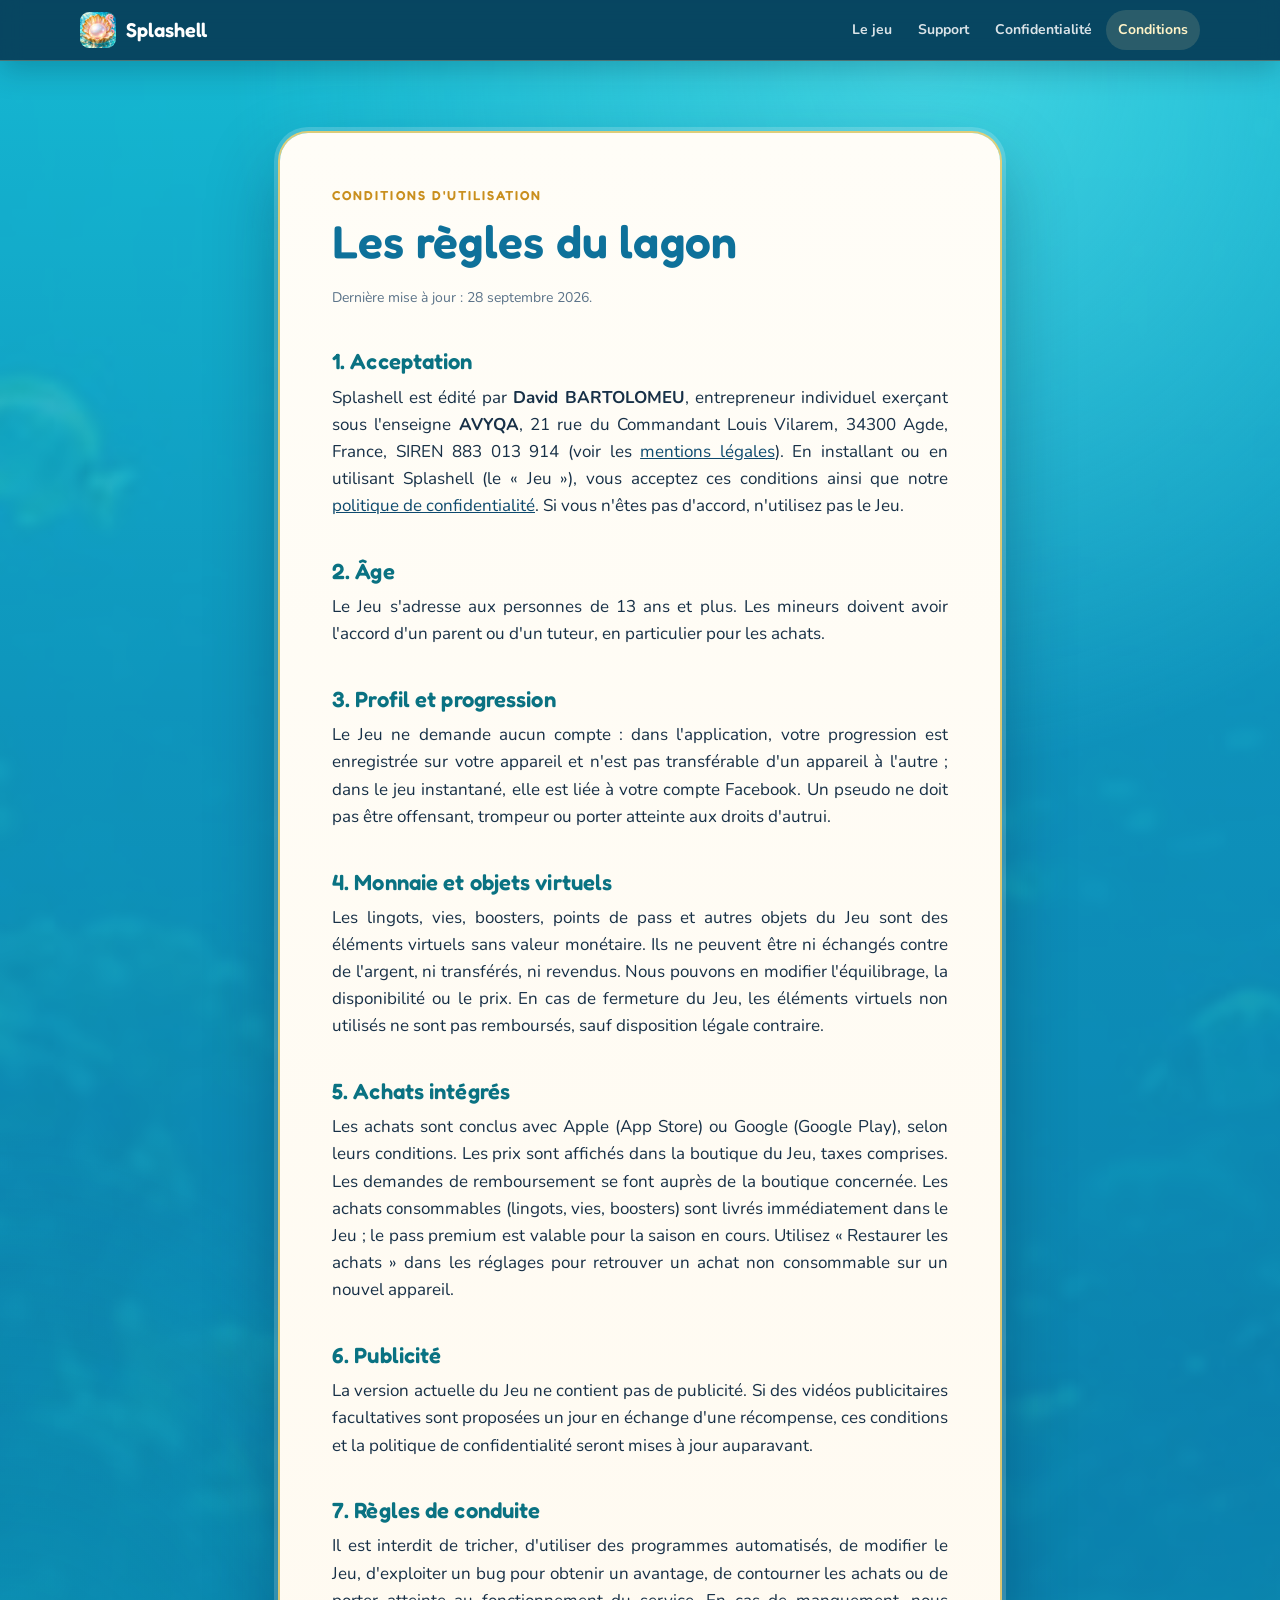
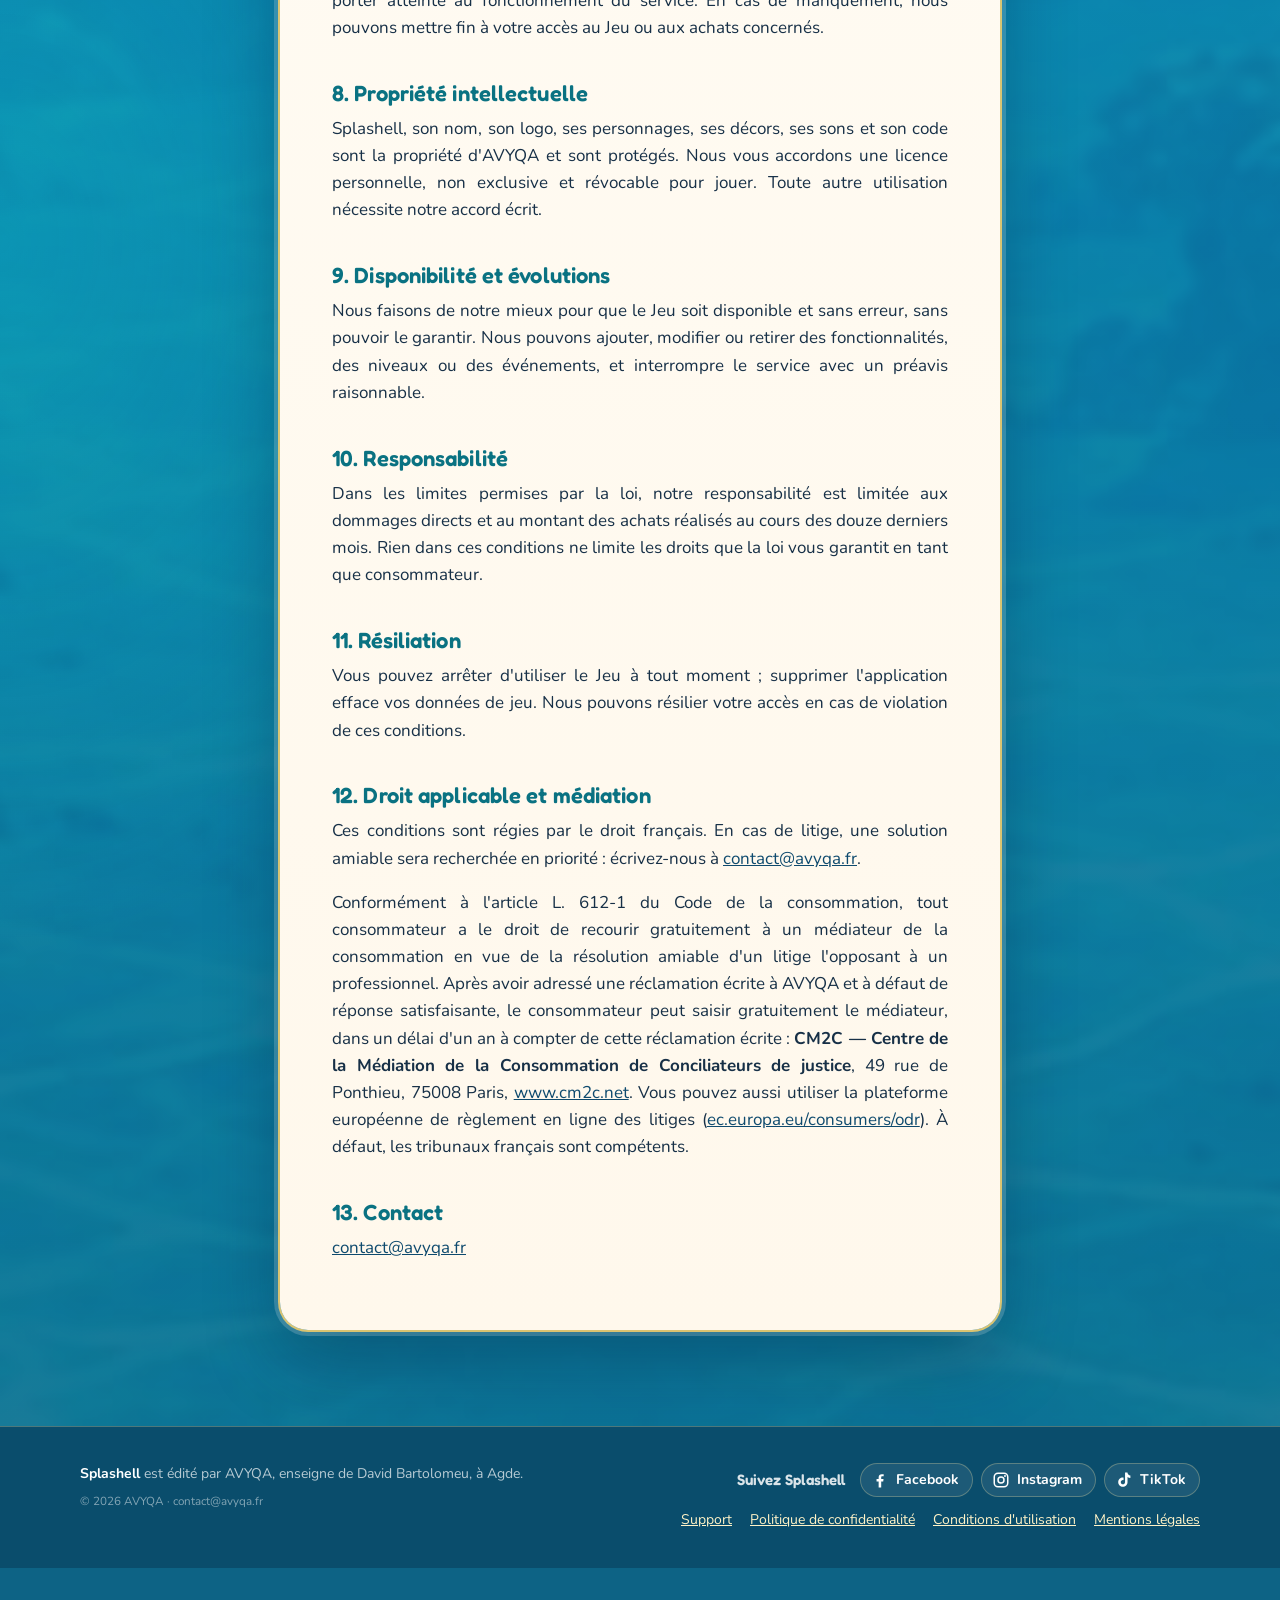
<file: cgu/index.html>
<!doctype html><html lang="fr"><head><meta charset="utf-8"><meta http-equiv="refresh" content="0;url=/cgu.html"><link rel="canonical" href="https://splashell.com/cgu.html"><title>Splashell</title></head><body><a href="/cgu.html">Continuer</a></body></html>
</file>
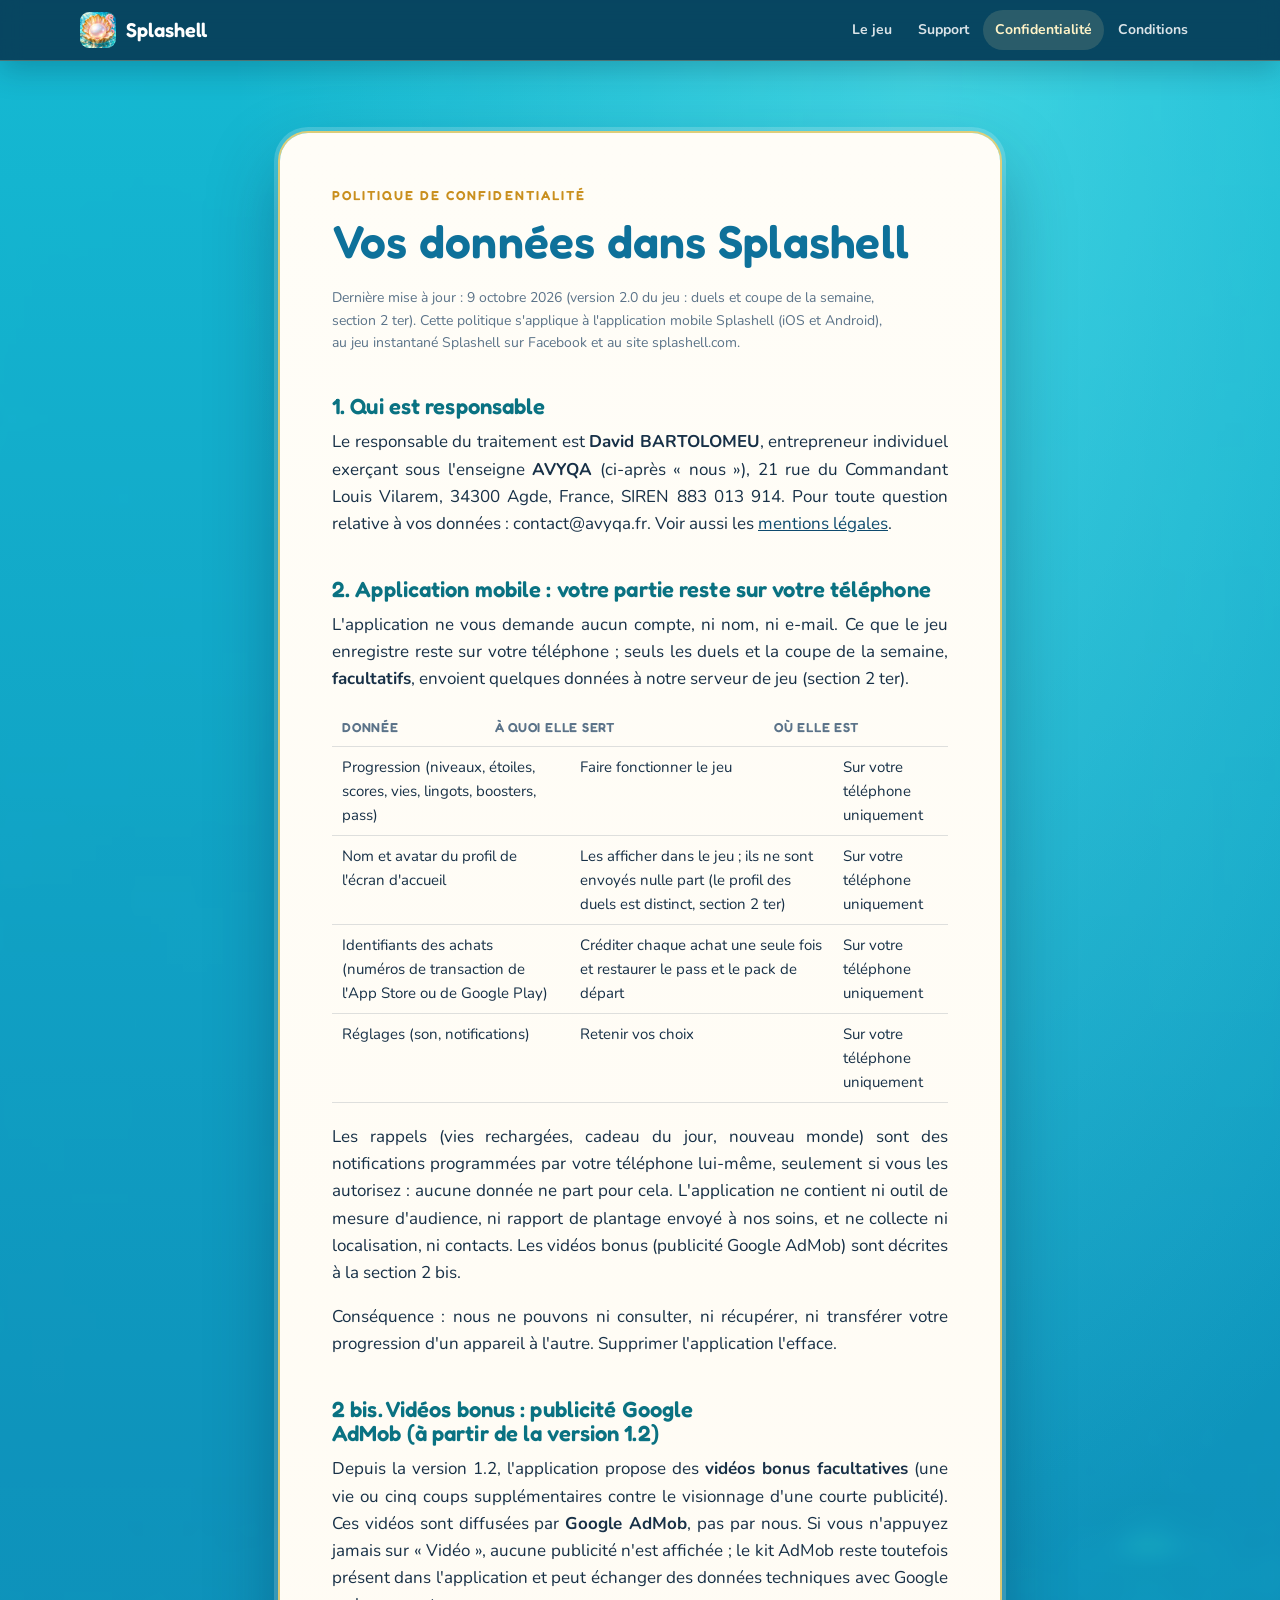
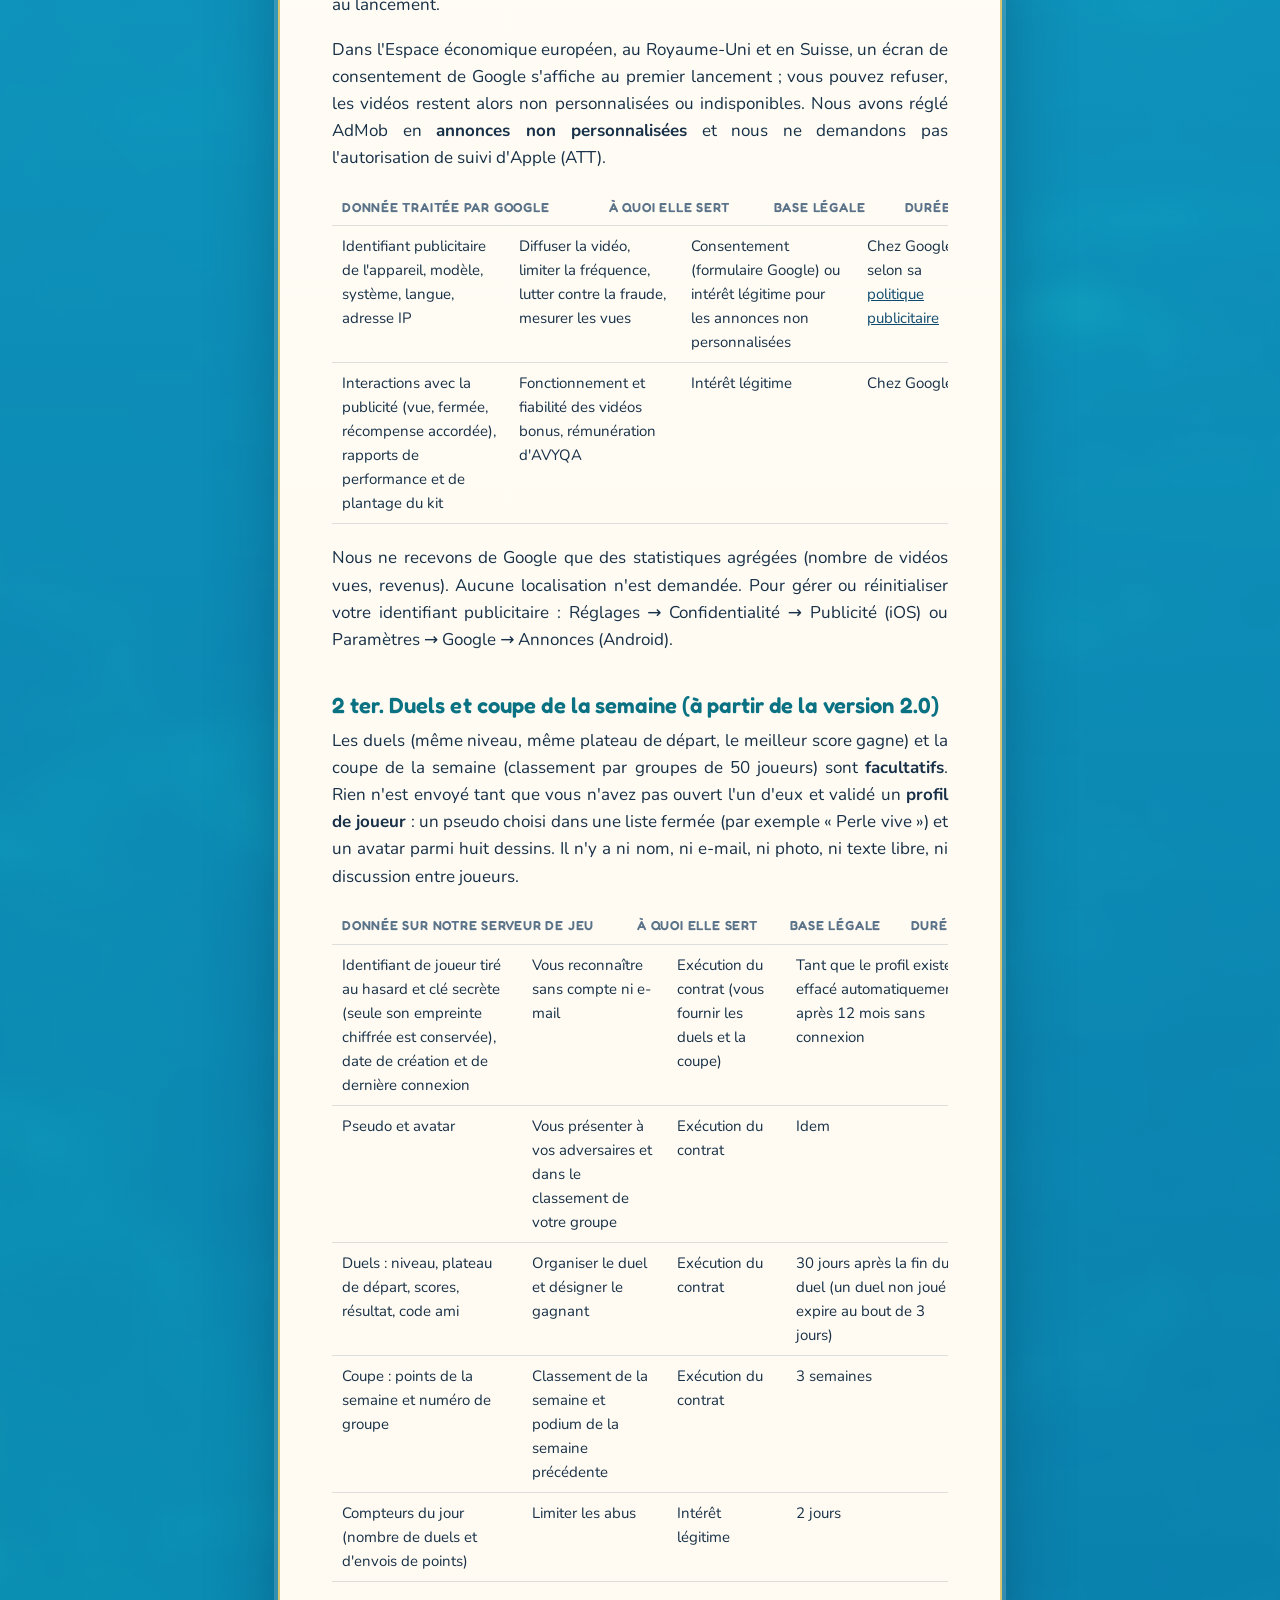
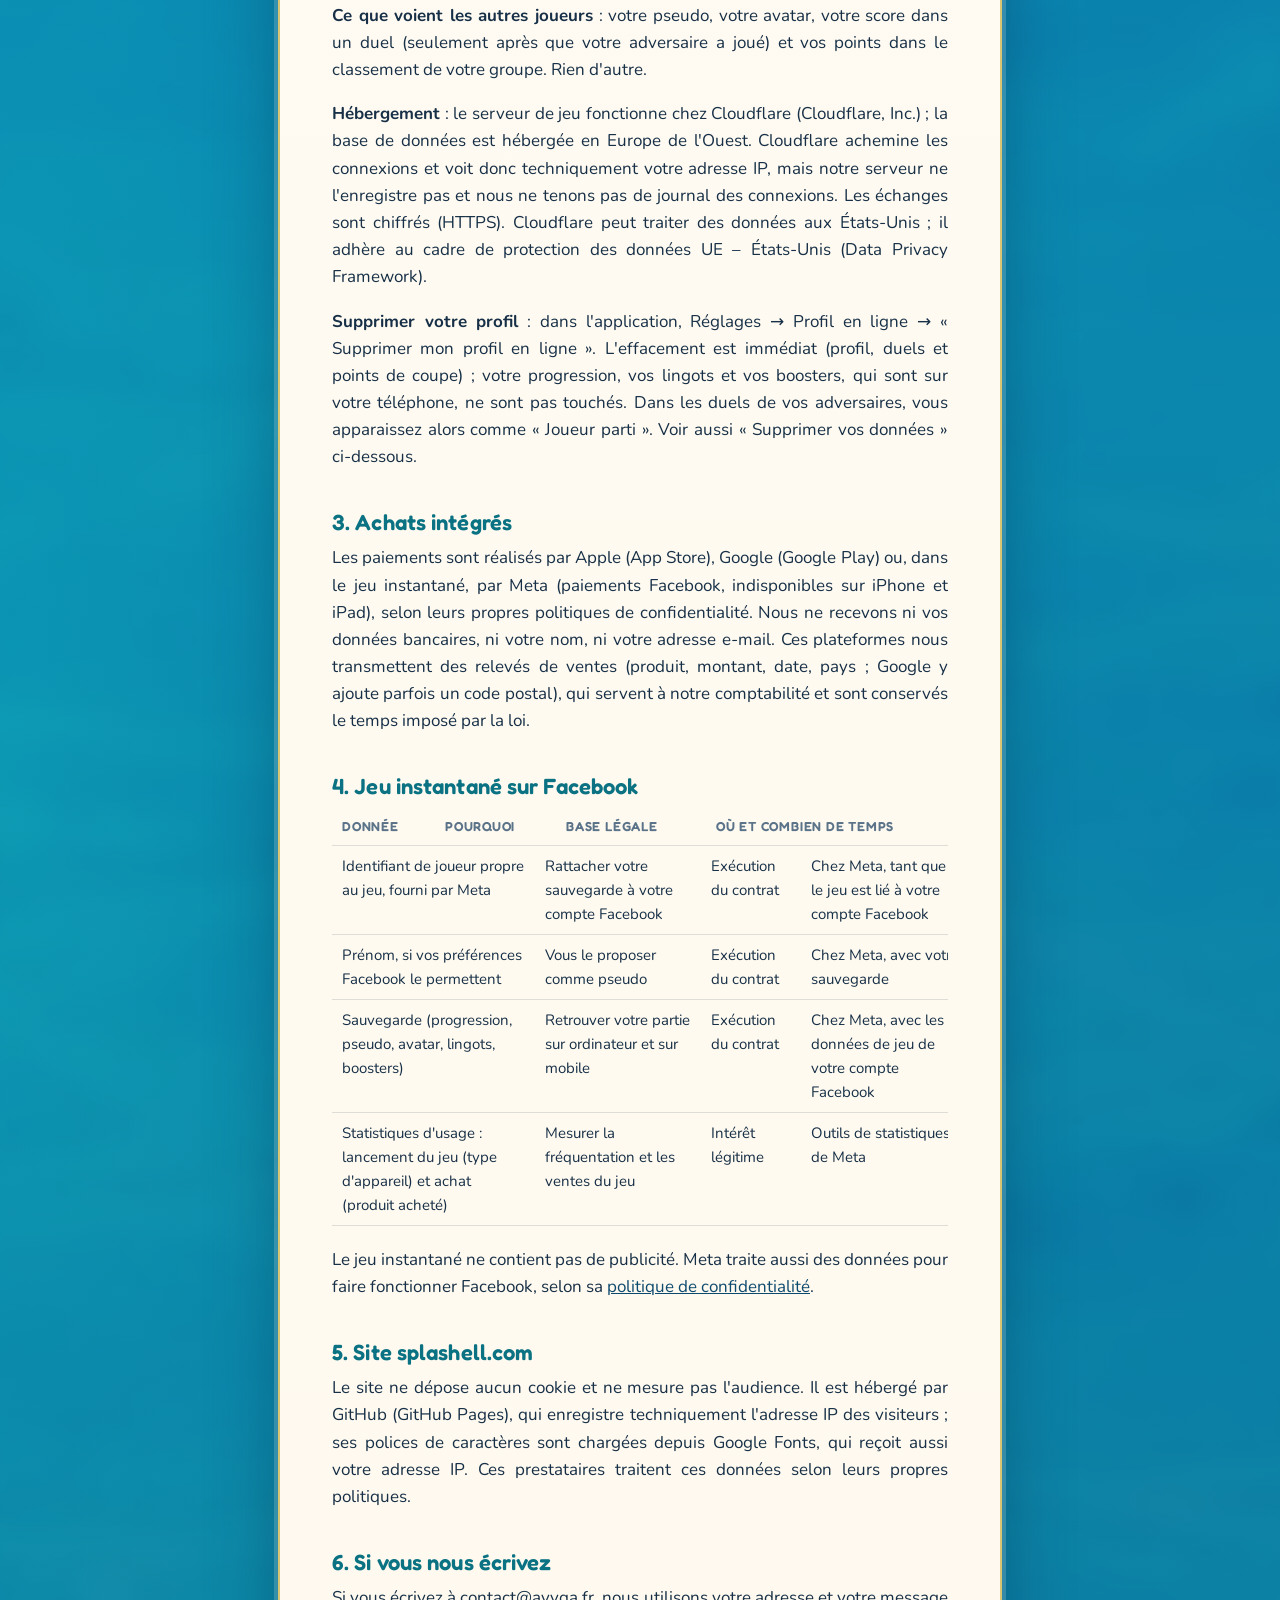
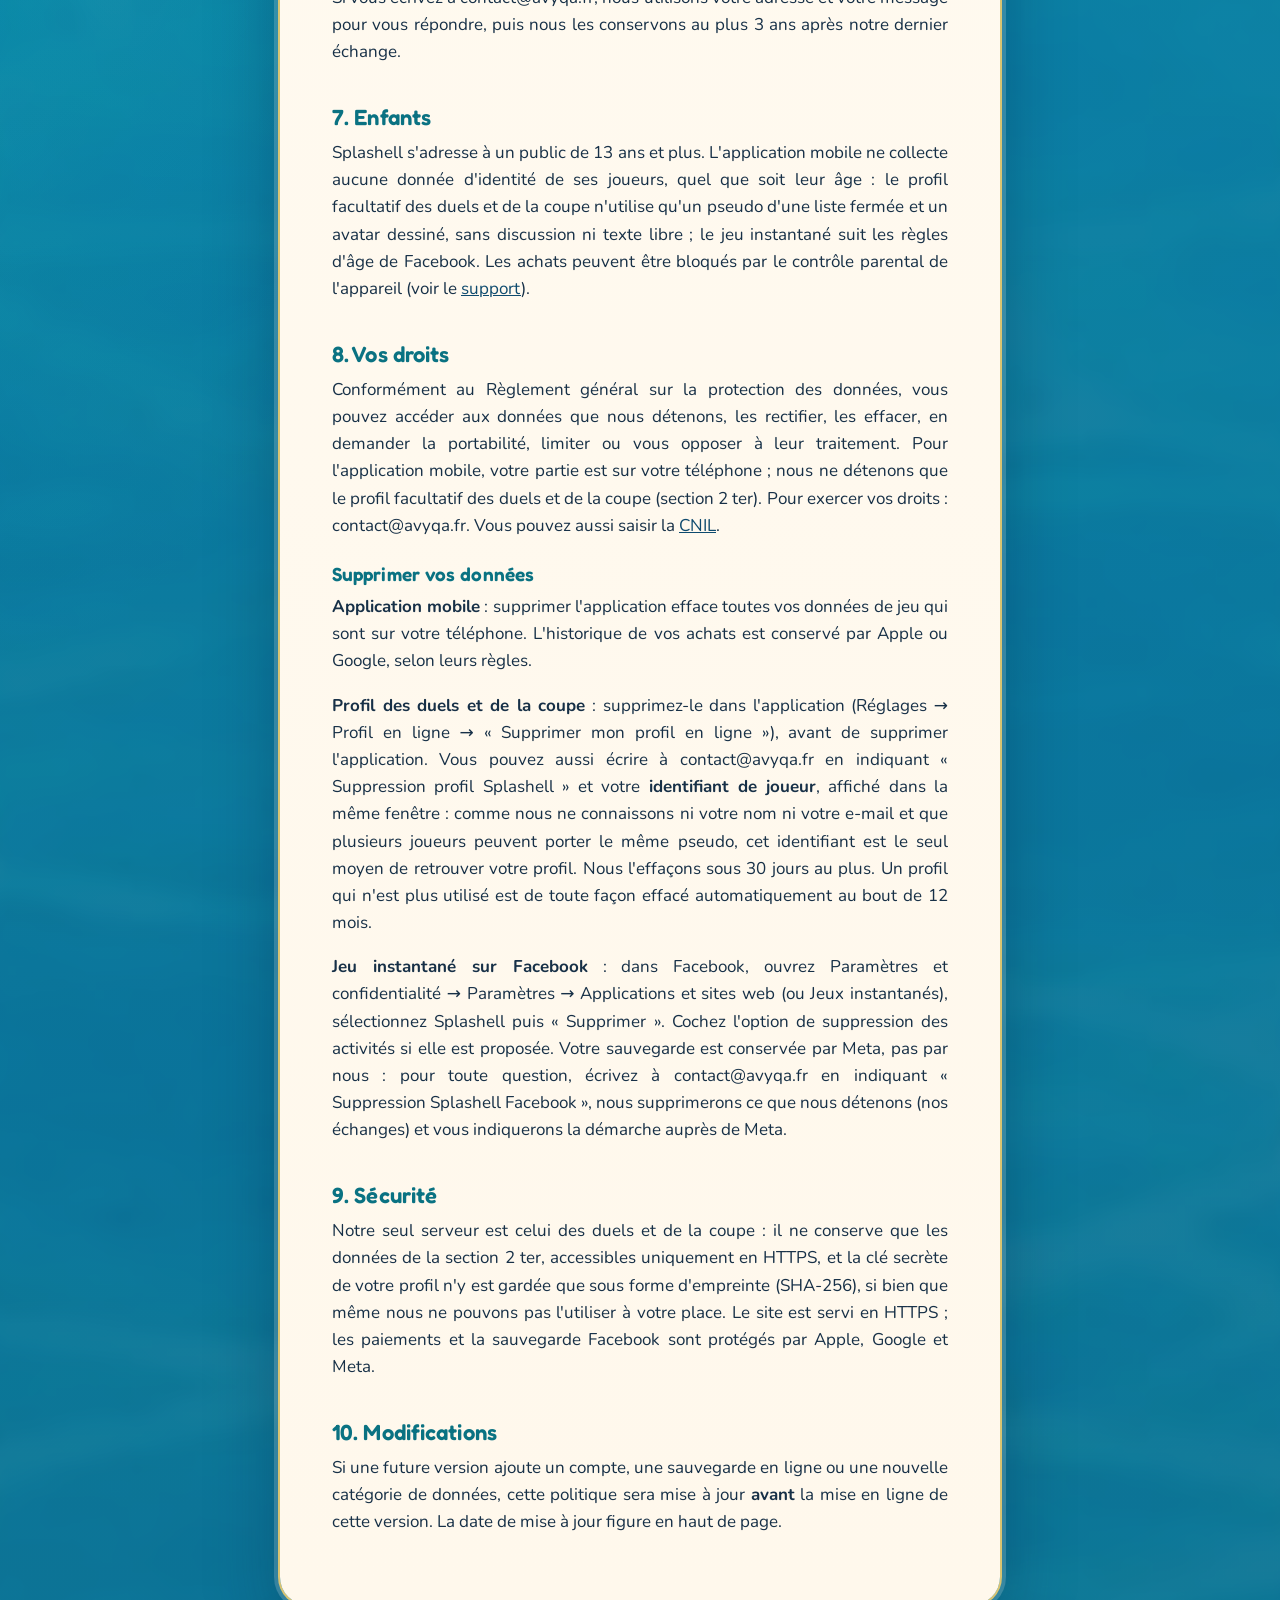
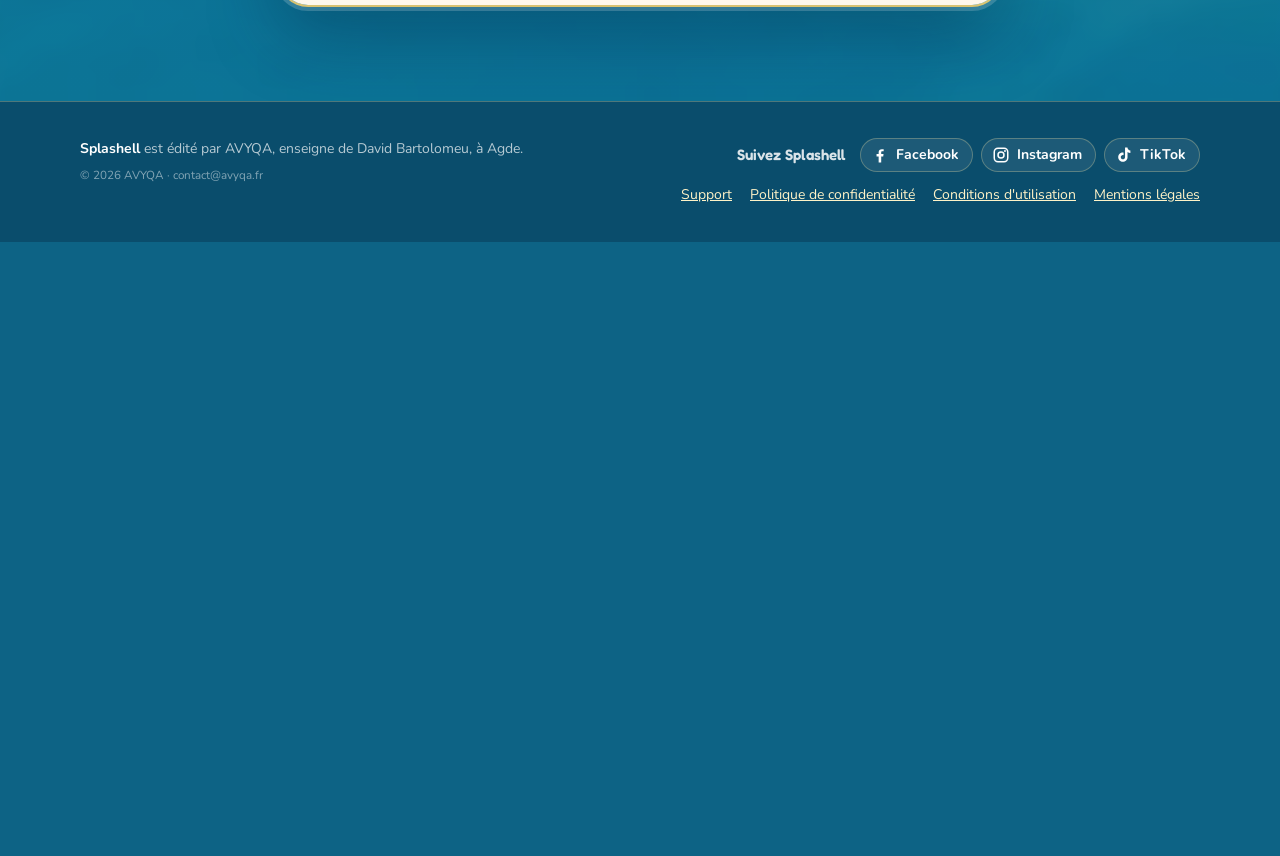
<file: confidentialite/index.html>
<!doctype html><html lang="fr"><head><meta charset="utf-8"><meta http-equiv="refresh" content="0;url=/confidentialite.html"><link rel="canonical" href="https://splashell.com/confidentialite.html"><title>Splashell</title></head><body><a href="/confidentialite.html">Continuer</a></body></html>
</file>
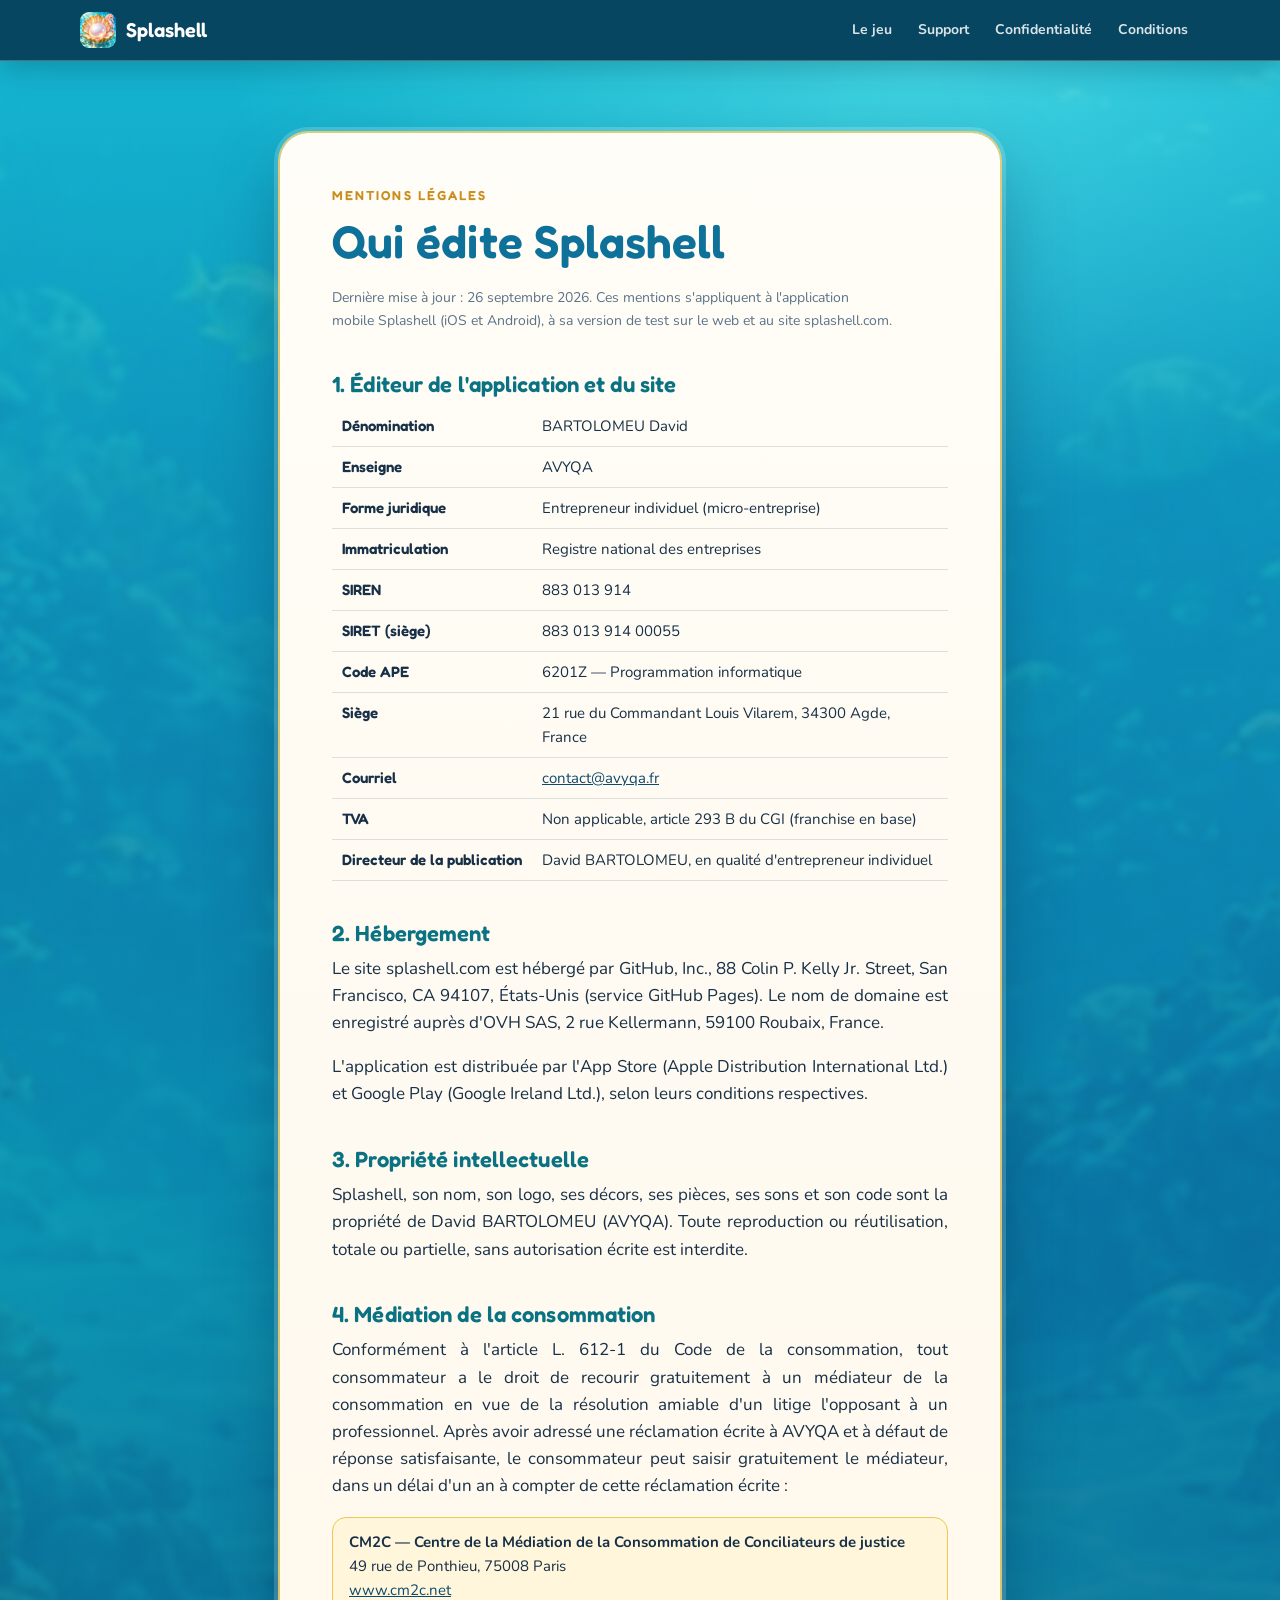
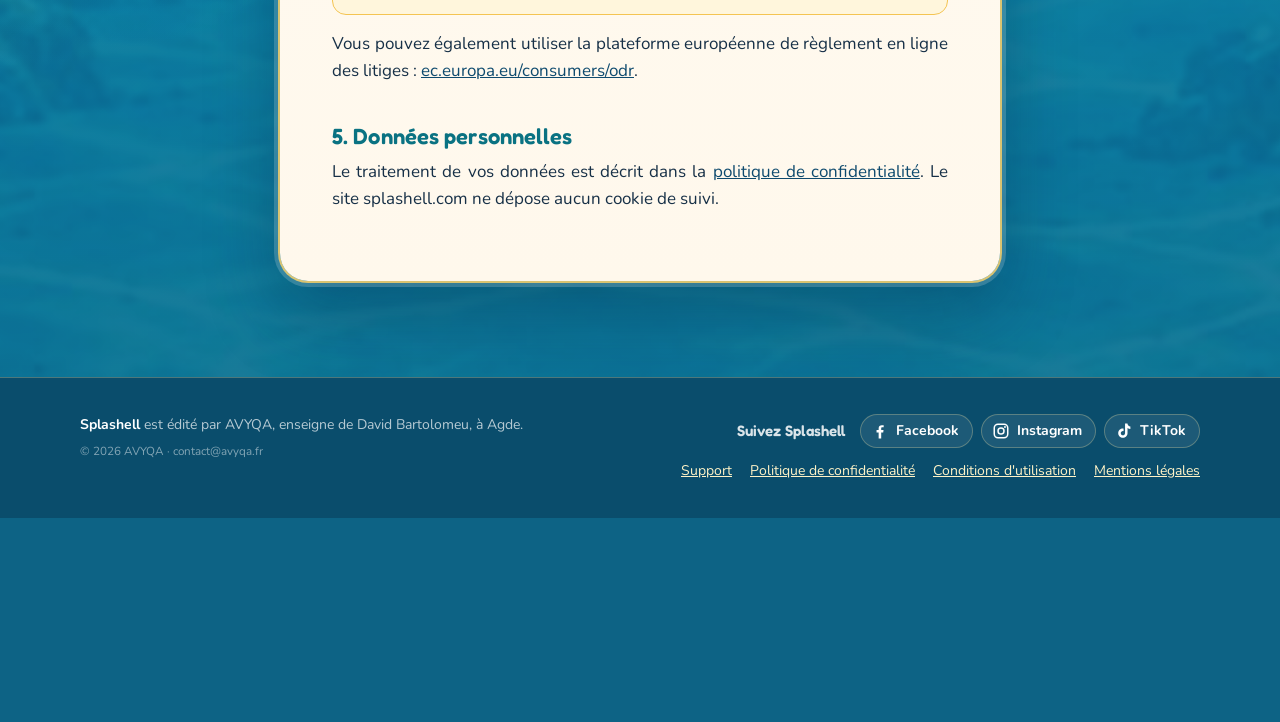
<file: legal/index.html>
<!doctype html><html lang="fr"><head><meta charset="utf-8"><meta http-equiv="refresh" content="0;url=/mentions-legales.html"><link rel="canonical" href="https://splashell.com/mentions-legales.html"><title>Splashell</title></head><body><a href="/mentions-legales.html">Continuer</a></body></html>
</file>
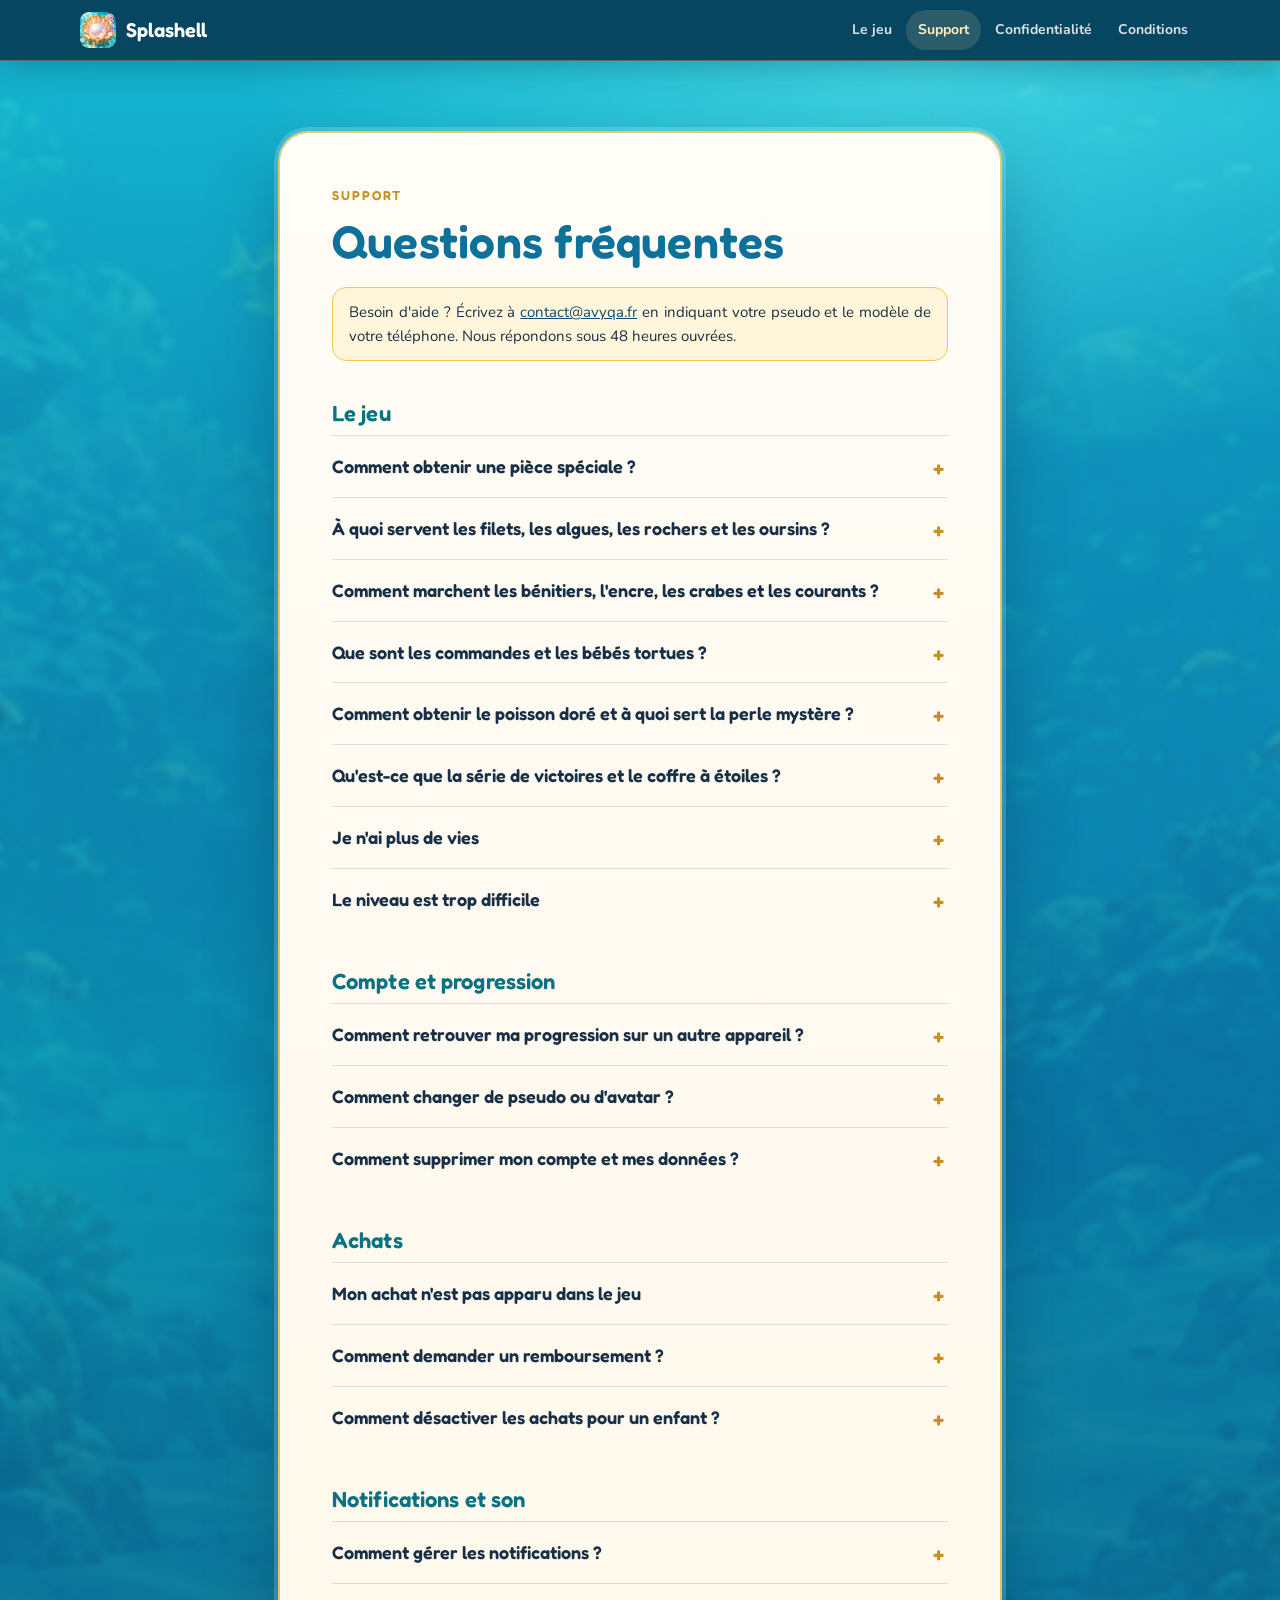
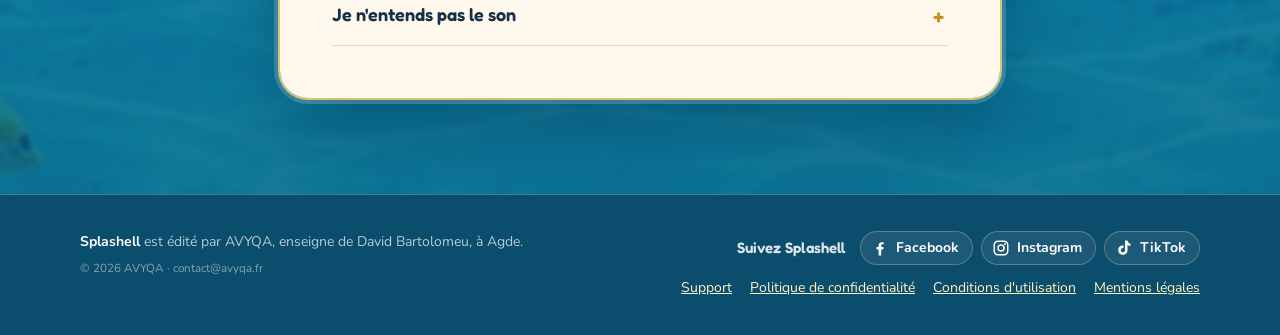
<file: support/index.html>
<!doctype html><html lang="fr"><head><meta charset="utf-8"><meta http-equiv="refresh" content="0;url=/support.html"><link rel="canonical" href="https://splashell.com/support.html"><title>Splashell</title></head><body><a href="/support.html">Continuer</a></body></html>
</file>
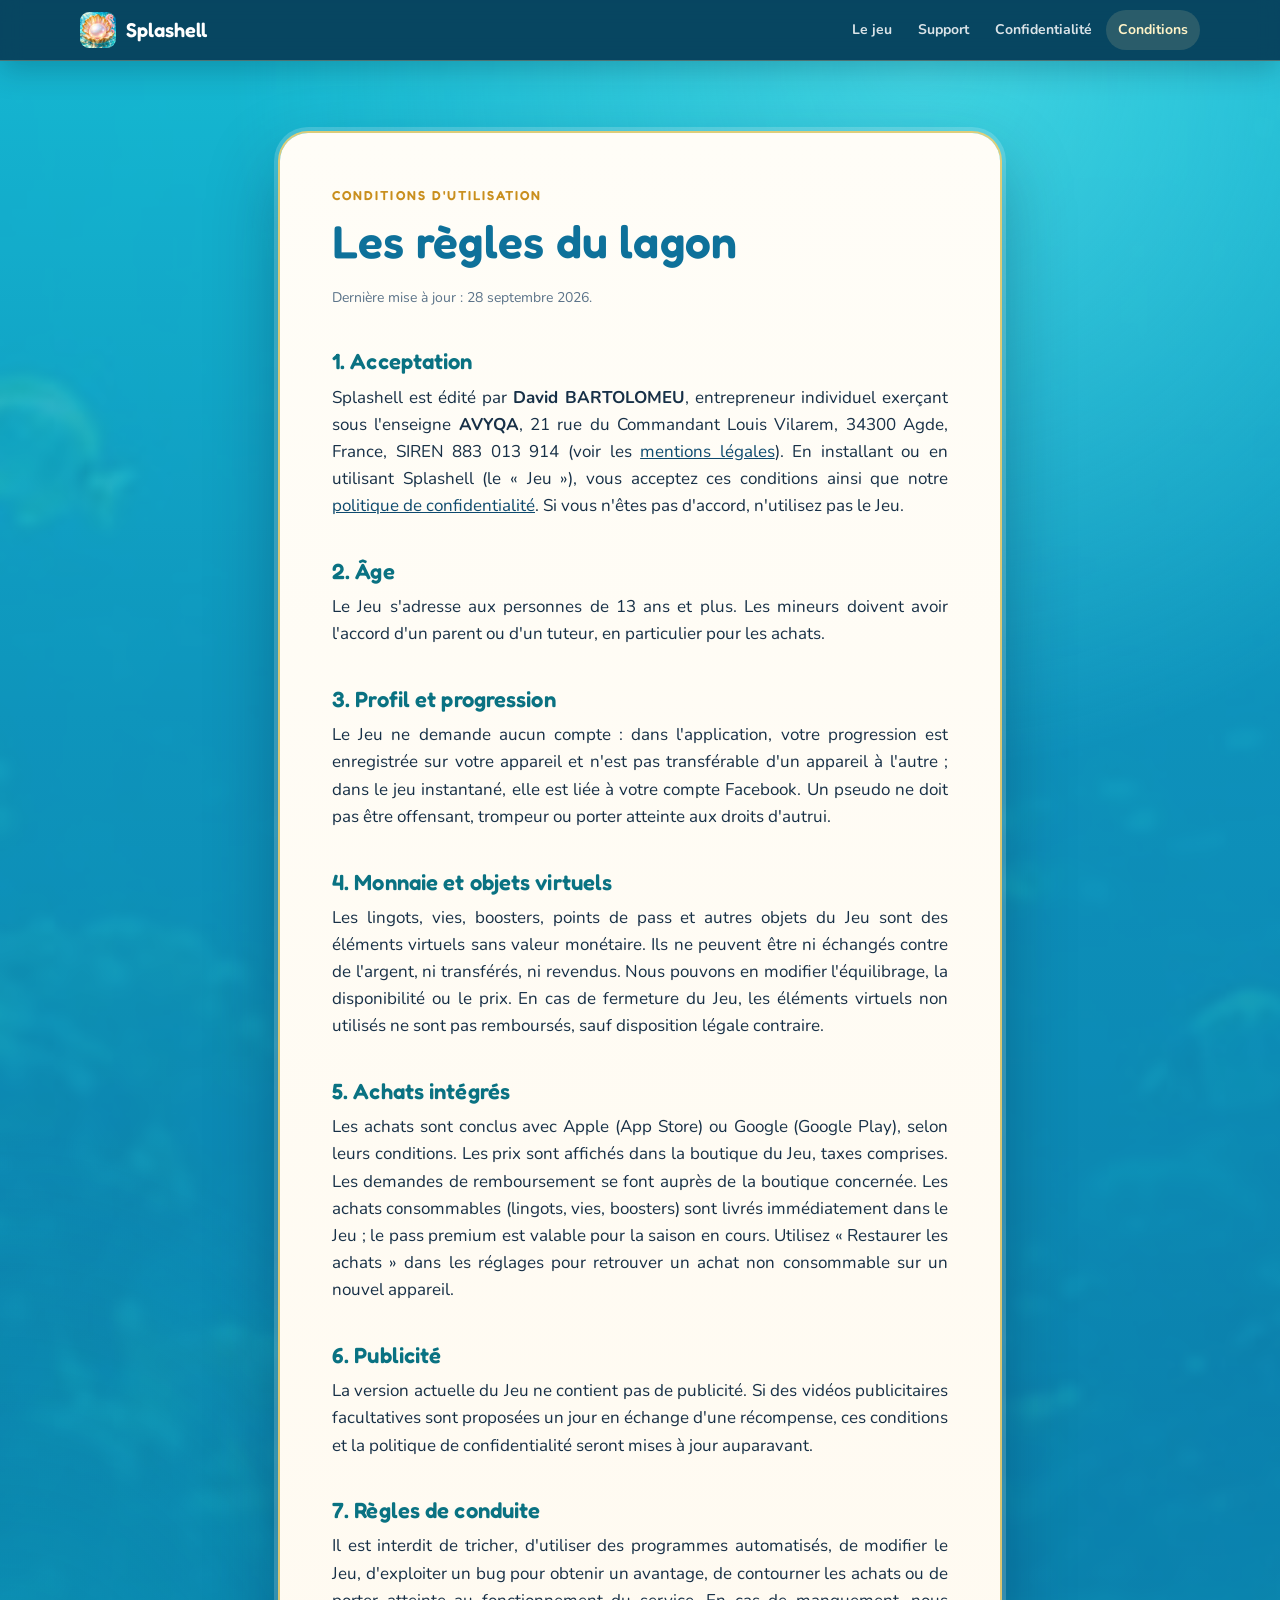
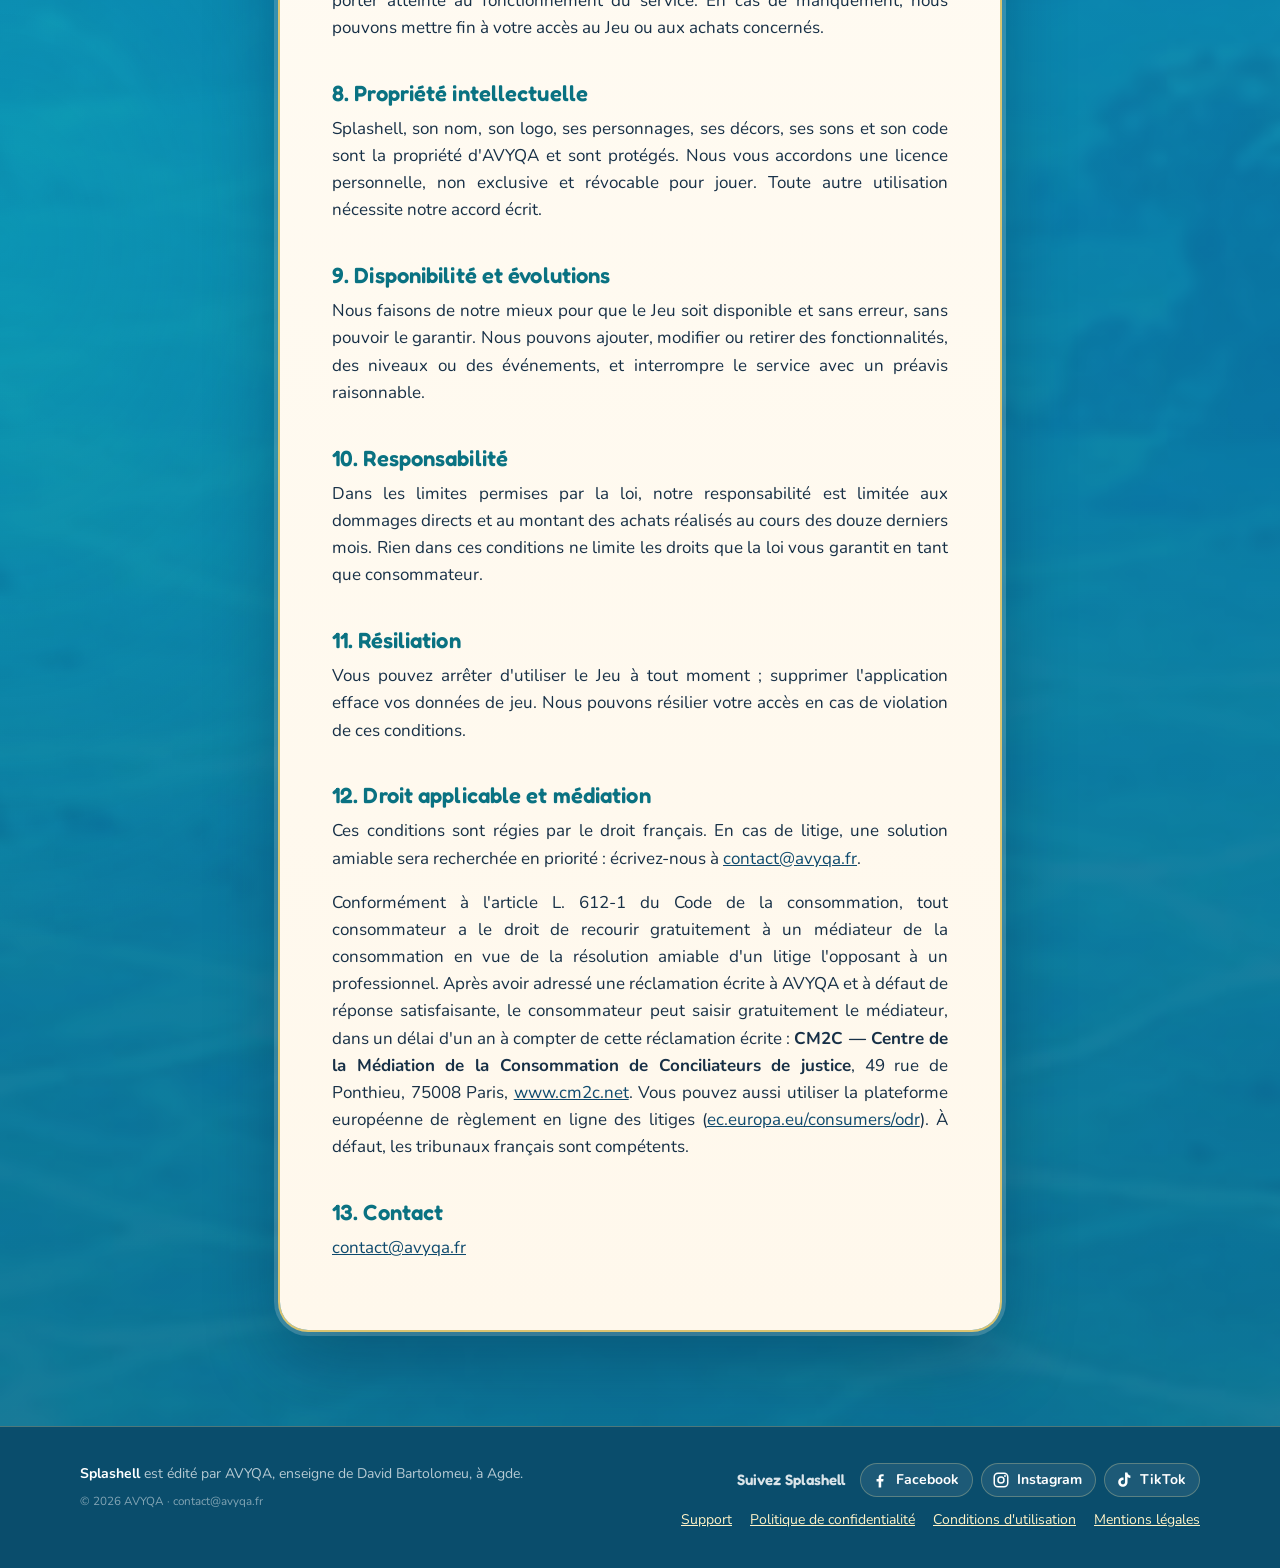
<file: cgu.html>
<!doctype html>
<html lang="fr">
<head>
<meta charset="utf-8">
<meta name="viewport" content="width=device-width,initial-scale=1">
<title>Splashell — Conditions d'utilisation</title>
<meta name="description" content="Conditions d'utilisation du jeu Splashell : progression, monnaie virtuelle, achats, règles de conduite.">
<link rel="canonical" href="https://splashell.com/cgu.html">
<link rel="icon" href="assets/icon-32.png" sizes="32x32">
<link rel="preconnect" href="https://fonts.gstatic.com" crossorigin>
<link rel="stylesheet" href="https://fonts.googleapis.com/css2?family=Fredoka:wght@500;600;700&family=Nunito:wght@600;700;800&display=swap">
<link rel="stylesheet" href="style.css?v=20261003c">
<link rel="stylesheet" href="pages.css?v=20261009">
</head>
<body class="page">
<header class="top">
  <div class="wrap">
    <a class="brand" href="index.html"><img src="assets/icon-192.png" alt="" width="40" height="40">Splashell</a>
    <nav><a href="index.html">Le jeu</a><a href="support.html">Support</a><a href="confidentialite.html">Confidentialité</a><a href="cgu.html" aria-current="page">Conditions</a></nav>
  </div>
</header>

<section class="legal">
  <div class="narrow">
    <p class="eyebrow">Conditions d'utilisation</p>
    <h1>Les règles du lagon</h1>
    <p class="updated">Dernière mise à jour : 28 septembre 2026.</p>

    <h2>1. Acceptation</h2>
    <p>Splashell est édité par <strong>David BARTOLOMEU</strong>, entrepreneur individuel exerçant sous l'enseigne <strong>AVYQA</strong>, 21 rue du Commandant Louis Vilarem, 34300 Agde, France, SIREN 883 013 914 (voir les <a href="mentions-legales.html">mentions légales</a>). En installant ou en utilisant Splashell (le « Jeu »), vous acceptez ces conditions ainsi que notre <a href="confidentialite.html">politique de confidentialité</a>. Si vous n'êtes pas d'accord, n'utilisez pas le Jeu.</p>

    <h2>2. Âge</h2>
    <p>Le Jeu s'adresse aux personnes de 13 ans et plus. Les mineurs doivent avoir l'accord d'un parent ou d'un tuteur, en particulier pour les achats.</p>

    <h2>3. Profil et progression</h2>
    <p>Le Jeu ne demande aucun compte : dans l'application, votre progression est enregistrée sur votre appareil et n'est pas transférable d'un appareil à l'autre ; dans le jeu instantané, elle est liée à votre compte Facebook. Un pseudo ne doit pas être offensant, trompeur ou porter atteinte aux droits d'autrui.</p>

    <h2>4. Monnaie et objets virtuels</h2>
    <p>Les lingots, vies, boosters, points de pass et autres objets du Jeu sont des éléments virtuels sans valeur monétaire. Ils ne peuvent être ni échangés contre de l'argent, ni transférés, ni revendus. Nous pouvons en modifier l'équilibrage, la disponibilité ou le prix. En cas de fermeture du Jeu, les éléments virtuels non utilisés ne sont pas remboursés, sauf disposition légale contraire.</p>

    <h2>5. Achats intégrés</h2>
    <p>Les achats sont conclus avec Apple (App Store) ou Google (Google Play), selon leurs conditions. Les prix sont affichés dans la boutique du Jeu, taxes comprises. Les demandes de remboursement se font auprès de la boutique concernée. Les achats consommables (lingots, vies, boosters) sont livrés immédiatement dans le Jeu ; le pass premium est valable pour la saison en cours. Utilisez « Restaurer les achats » dans les réglages pour retrouver un achat non consommable sur un nouvel appareil.</p>

    <h2>6. Publicité</h2>
    <p>La version actuelle du Jeu ne contient pas de publicité. Si des vidéos publicitaires facultatives sont proposées un jour en échange d'une récompense, ces conditions et la politique de confidentialité seront mises à jour auparavant.</p>

    <h2>7. Règles de conduite</h2>
    <p>Il est interdit de tricher, d'utiliser des programmes automatisés, de modifier le Jeu, d'exploiter un bug pour obtenir un avantage, de contourner les achats ou de porter atteinte au fonctionnement du service. En cas de manquement, nous pouvons mettre fin à votre accès au Jeu ou aux achats concernés.</p>

    <h2>8. Propriété intellectuelle</h2>
    <p>Splashell, son nom, son logo, ses personnages, ses décors, ses sons et son code sont la propriété d'AVYQA et sont protégés. Nous vous accordons une licence personnelle, non exclusive et révocable pour jouer. Toute autre utilisation nécessite notre accord écrit.</p>

    <h2>9. Disponibilité et évolutions</h2>
    <p>Nous faisons de notre mieux pour que le Jeu soit disponible et sans erreur, sans pouvoir le garantir. Nous pouvons ajouter, modifier ou retirer des fonctionnalités, des niveaux ou des événements, et interrompre le service avec un préavis raisonnable.</p>

    <h2>10. Responsabilité</h2>
    <p>Dans les limites permises par la loi, notre responsabilité est limitée aux dommages directs et au montant des achats réalisés au cours des douze derniers mois. Rien dans ces conditions ne limite les droits que la loi vous garantit en tant que consommateur.</p>

    <h2>11. Résiliation</h2>
    <p>Vous pouvez arrêter d'utiliser le Jeu à tout moment ; supprimer l'application efface vos données de jeu. Nous pouvons résilier votre accès en cas de violation de ces conditions.</p>

    <h2>12. Droit applicable et médiation</h2>
    <p>Ces conditions sont régies par le droit français. En cas de litige, une solution amiable sera recherchée en priorité : écrivez-nous à <a href="mailto:contact@avyqa.fr">contact@avyqa.fr</a>.</p>
    <p>Conformément à l'article L. 612-1 du Code de la consommation, tout consommateur a le droit de recourir gratuitement à un médiateur de la consommation en vue de la résolution amiable d'un litige l'opposant à un professionnel. Après avoir adressé une réclamation écrite à AVYQA et à défaut de réponse satisfaisante, le consommateur peut saisir gratuitement le médiateur, dans un délai d'un an à compter de cette réclamation écrite : <strong>CM2C — Centre de la Médiation de la Consommation de Conciliateurs de justice</strong>, 49 rue de Ponthieu, 75008 Paris, <a href="https://www.cm2c.net" rel="noopener" target="_blank">www.cm2c.net</a>. Vous pouvez aussi utiliser la plateforme européenne de règlement en ligne des litiges (<a href="https://ec.europa.eu/consumers/odr" rel="noopener" target="_blank">ec.europa.eu/consumers/odr</a>). À défaut, les tribunaux français sont compétents.</p>

    <h2>13. Contact</h2>
    <p><a href="mailto:contact@avyqa.fr">contact@avyqa.fr</a></p>
  </div>
</section>

<footer>
  <div class="wrap">
    <div><strong>Splashell</strong> est édité par AVYQA, enseigne de David Bartolomeu, à Agde.<br><small>© 2026 AVYQA · contact@avyqa.fr</small></div>
    <div class="foot-right"><div class="follow"><span class="follow-t">Suivez Splashell</span><div class="social" aria-label="Splashell sur les réseaux sociaux"><a href="https://www.facebook.com/profile.php?id=61594609360746" target="_blank" rel="noopener"><svg class="ico" xmlns="http://www.w3.org/2000/svg" viewBox="0 0 24 24" aria-hidden="true"><path d="M13.6 22v-8.1h2.7l.4-3.2h-3.1V8.7c0-.9.3-1.6 1.6-1.6h1.7V4.3c-.3 0-1.3-.1-2.5-.1-2.5 0-4.2 1.5-4.2 4.3v2.2H7.4v3.2h2.8V22h3.4z"/></svg><span>Facebook</span></a><a href="https://www.instagram.com/splashell/" target="_blank" rel="noopener"><svg class="ico" xmlns="http://www.w3.org/2000/svg" viewBox="0 0 24 24" aria-hidden="true"><rect x="3" y="3" width="18" height="18" rx="5" ry="5" fill="none" stroke="currentColor" stroke-width="2"/><circle cx="12" cy="12" r="4" fill="none" stroke="currentColor" stroke-width="2"/><circle cx="17.3" cy="6.7" r="1.3"/></svg><span>Instagram</span></a><a href="https://www.tiktok.com/@splashell" target="_blank" rel="noopener"><svg class="ico" xmlns="http://www.w3.org/2000/svg" viewBox="0 0 24 24" aria-hidden="true"><path d="M16.6 2c.3 2.2 1.7 3.7 3.9 4v3.3c-1.4 0-2.7-.4-3.8-1.2v6.8c0 3.4-2.8 6.1-6.2 6.1S4.3 18.3 4.3 14.9s2.8-6.1 6.2-6.1c.3 0 .6 0 .9.1v3.4c-.3-.1-.6-.2-.9-.2-1.6 0-2.8 1.3-2.8 2.8s1.3 2.8 2.8 2.8 2.9-1.2 2.9-2.8V2h3.2z"/></svg><span>TikTok</span></a></div></div><nav><a href="support.html">Support</a><a href="confidentialite.html">Politique de confidentialité</a><a href="cgu.html">Conditions d'utilisation</a><a href="mentions-legales.html">Mentions légales</a></nav></div>
  </div>
</footer>
</body>
</html>
</file>
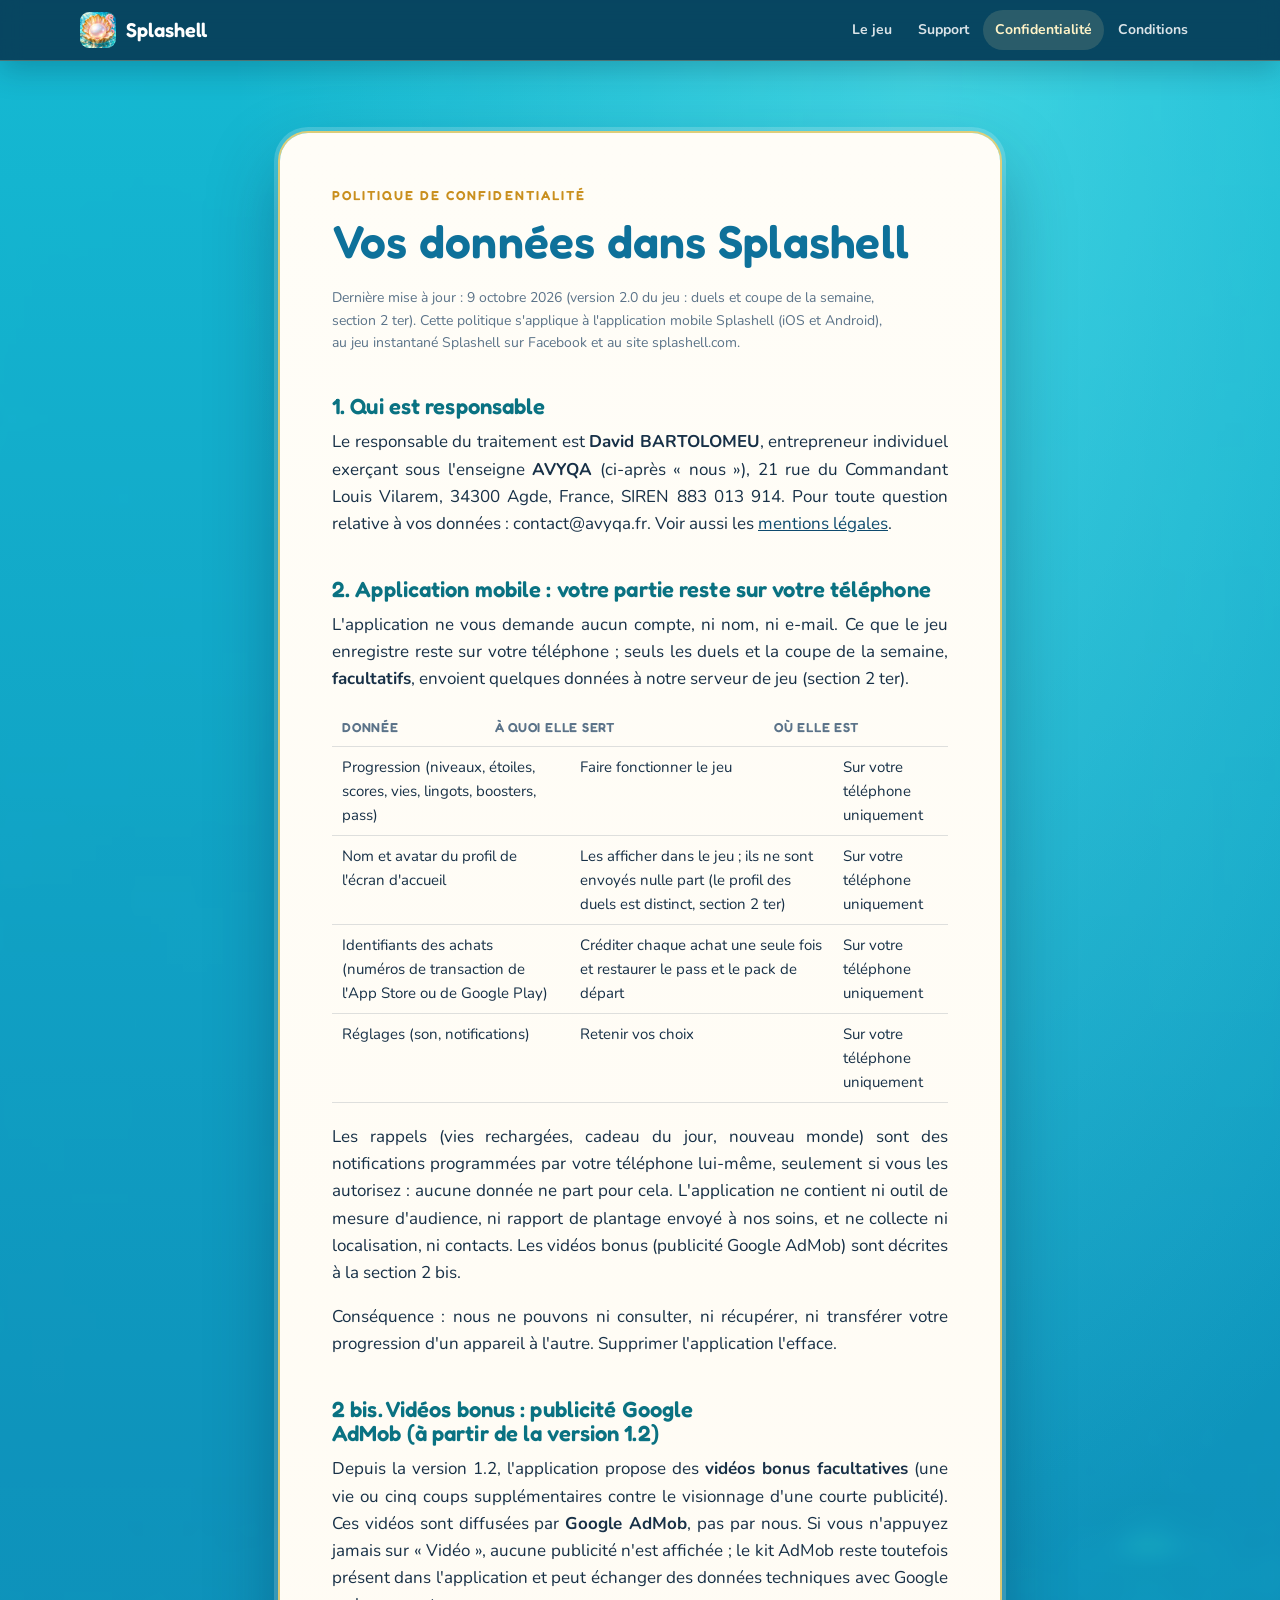
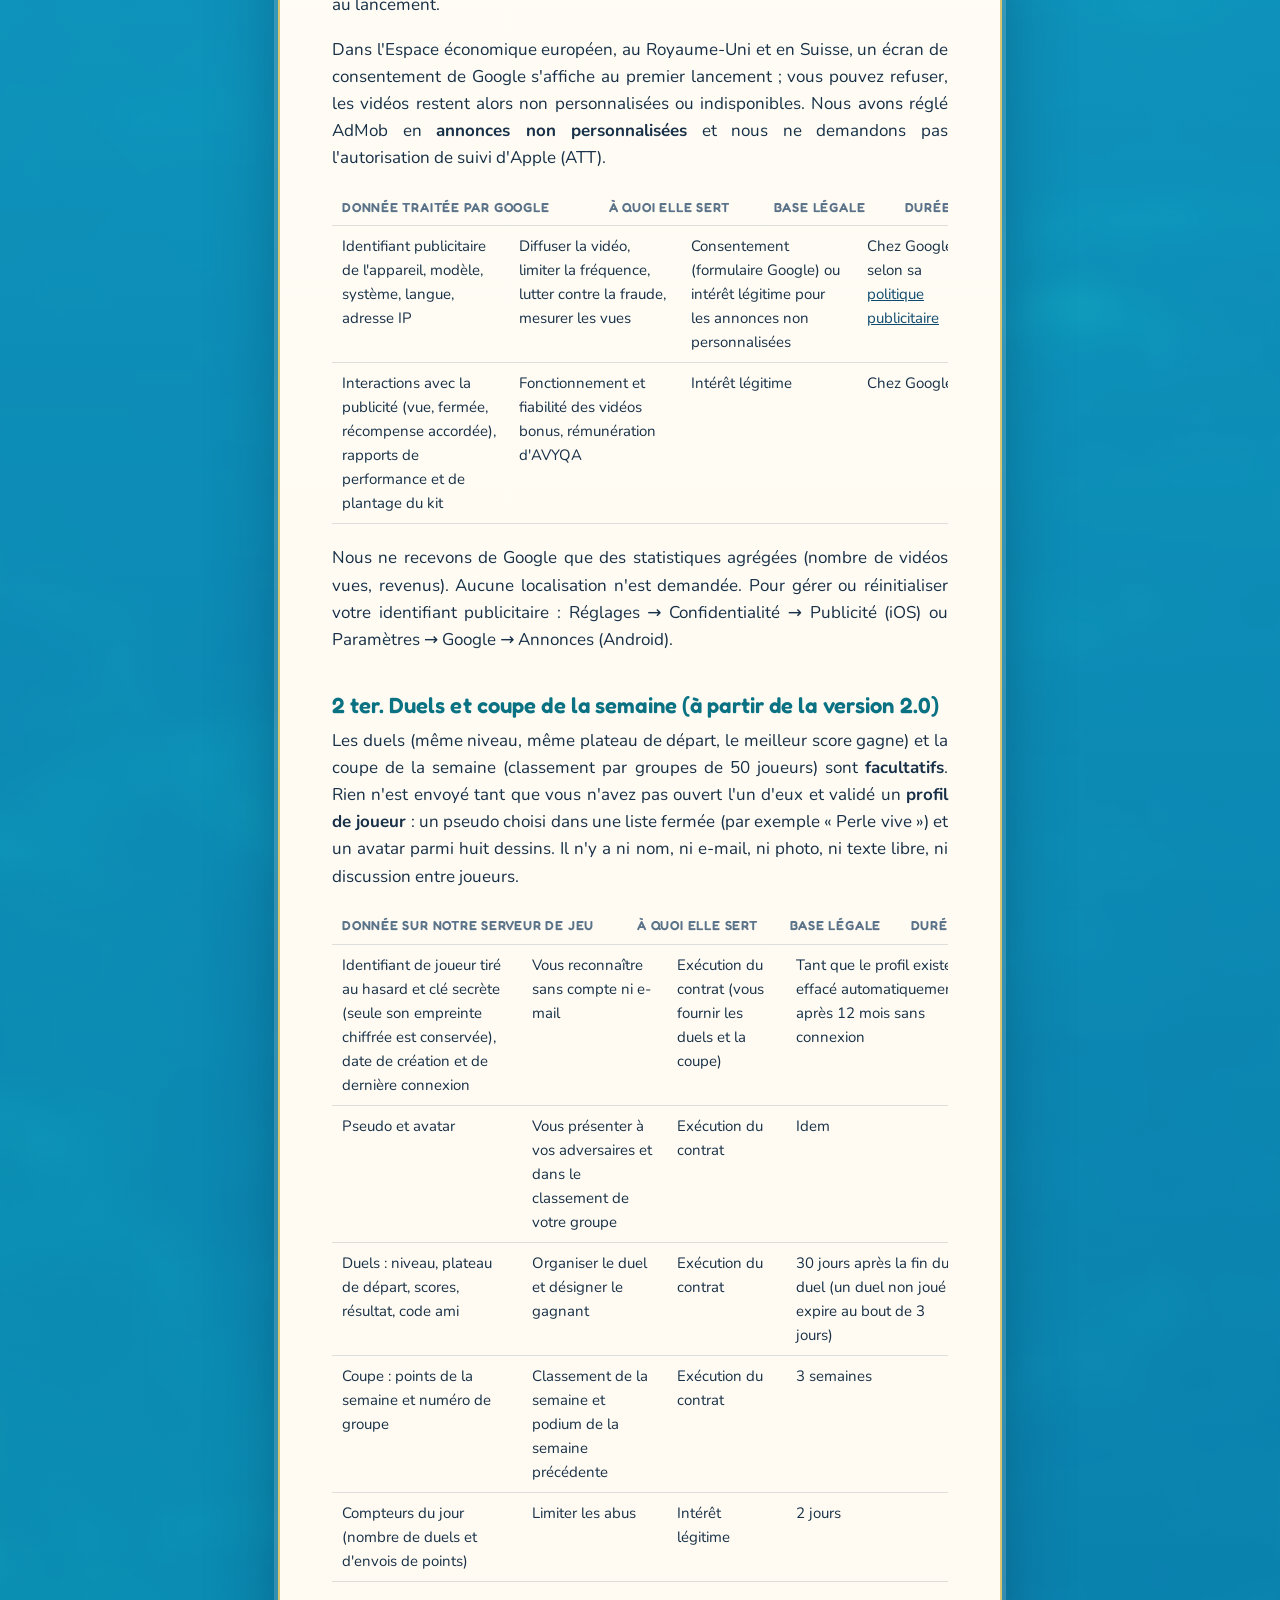
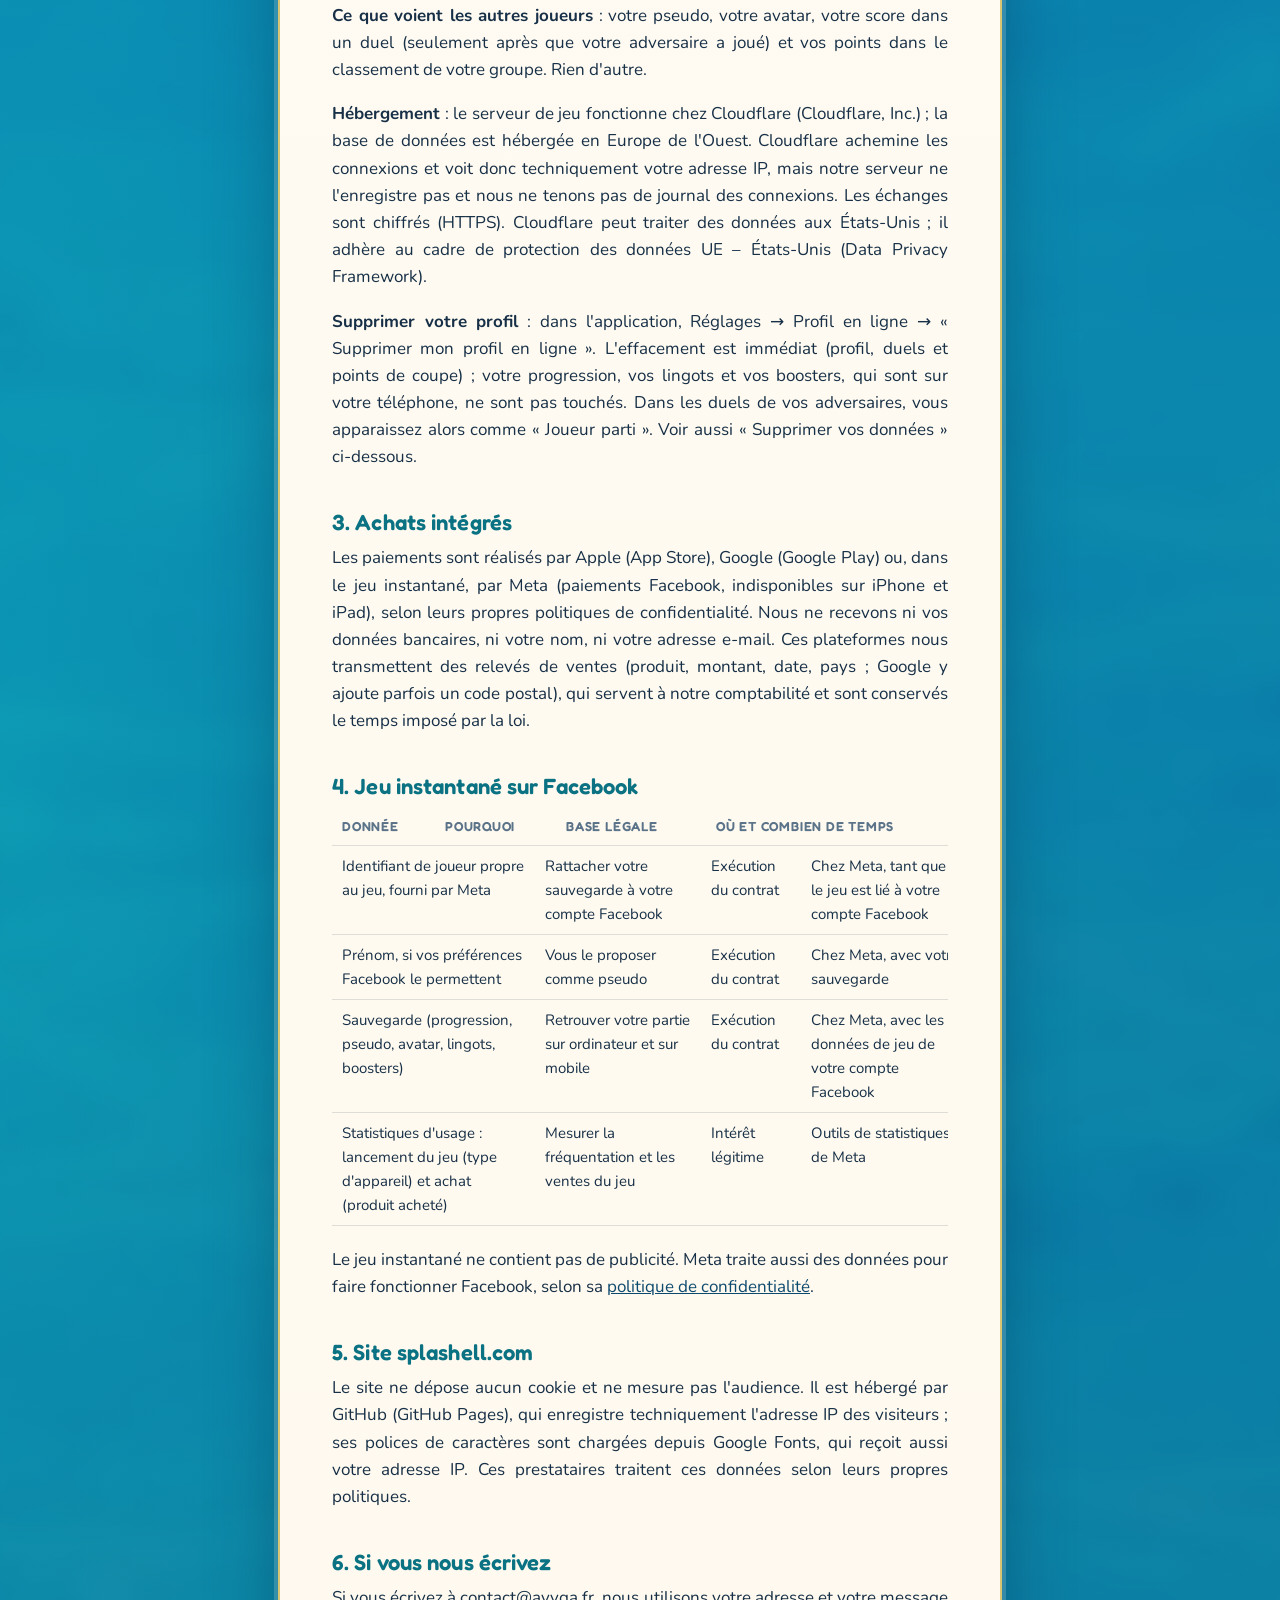
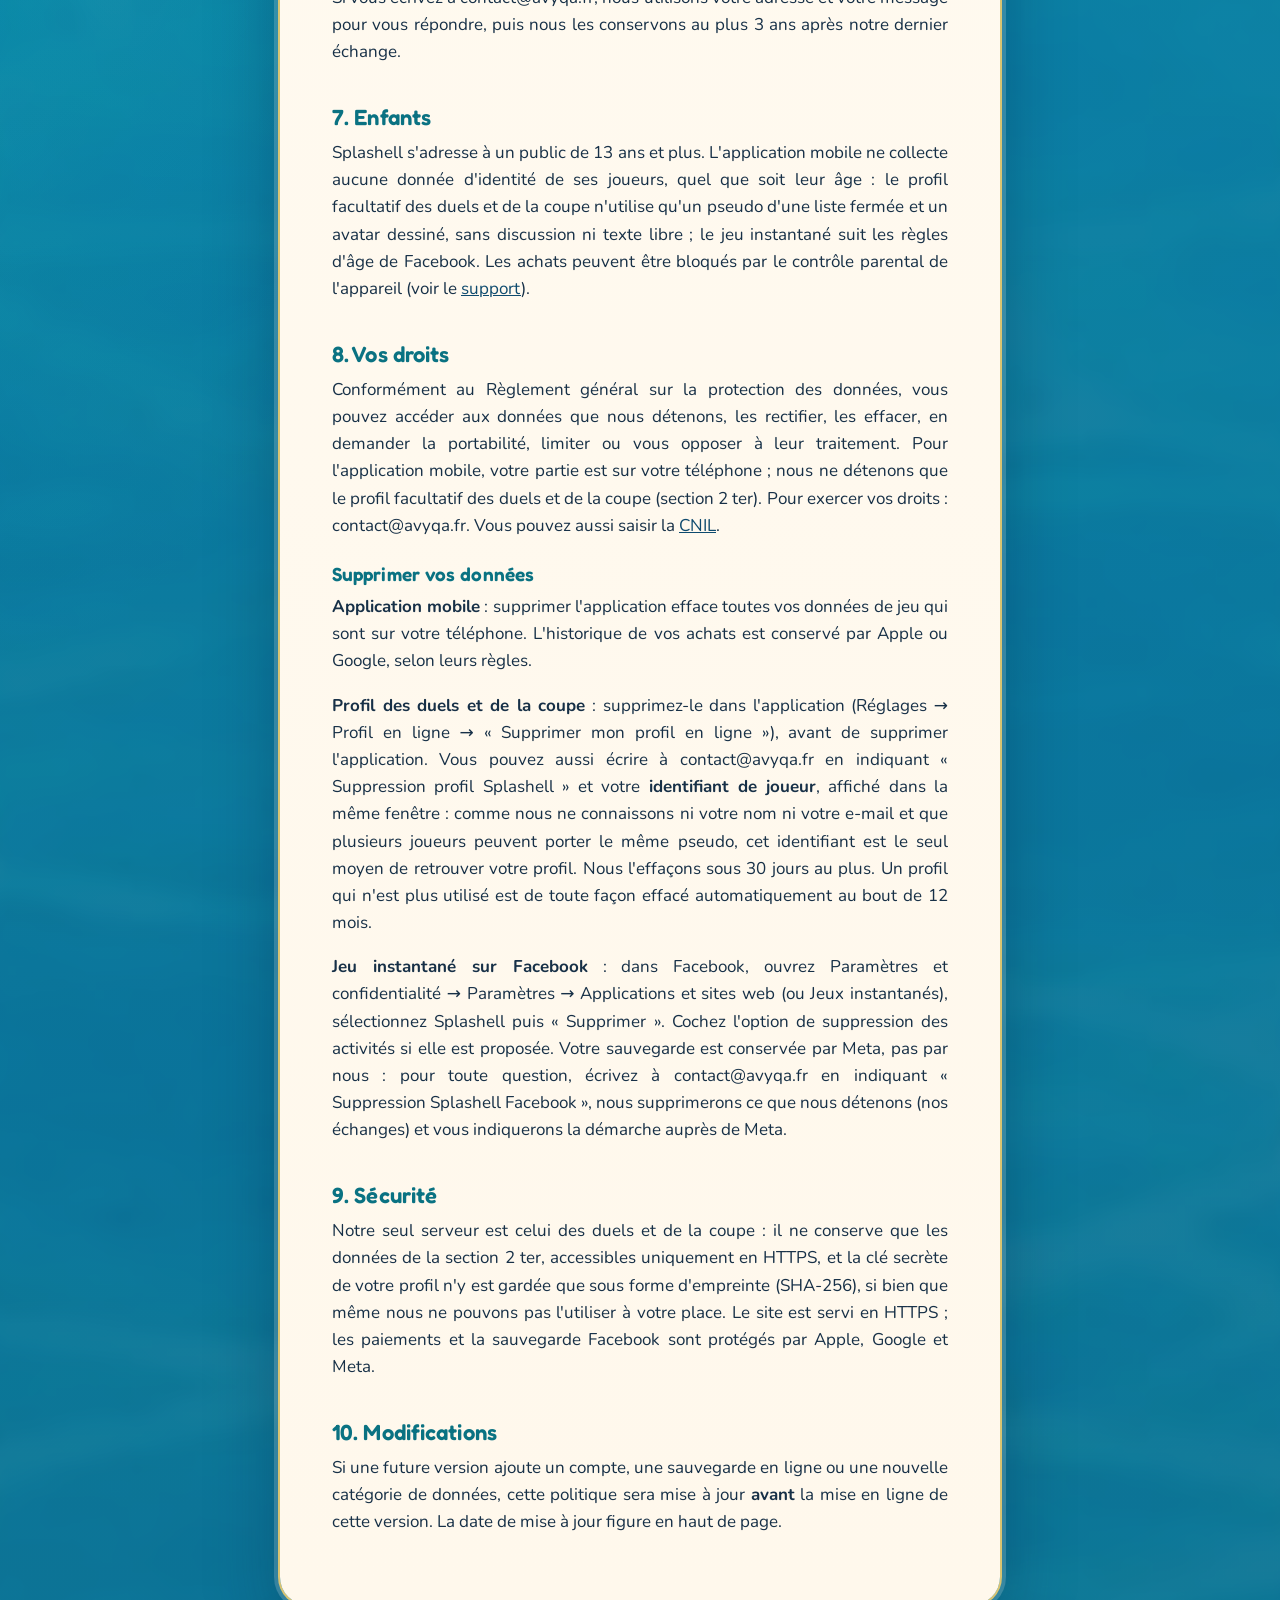
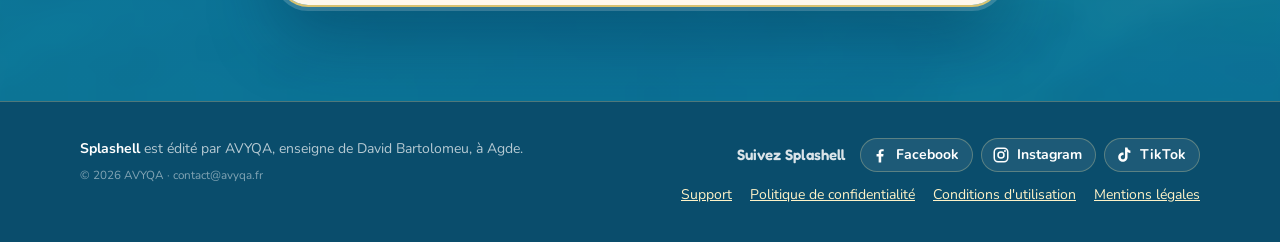
<file: confidentialite.html>
<!doctype html>
<html lang="fr">
<head>
<meta charset="utf-8">
<meta name="viewport" content="width=device-width,initial-scale=1">
<title>Splashell — Politique de confidentialité</title>
<meta name="description" content="Splashell ne reçoit aucune donnée de l’application mobile ; ce que traitent Google AdMob (vidéos bonus), le jeu Facebook et le site, et vos droits.">
<link rel="canonical" href="https://splashell.com/confidentialite.html">
<link rel="icon" href="assets/icon-32.png" sizes="32x32">
<link rel="preconnect" href="https://fonts.gstatic.com" crossorigin>
<link rel="stylesheet" href="https://fonts.googleapis.com/css2?family=Fredoka:wght@500;600;700&family=Nunito:wght@600;700;800&display=swap">
<link rel="stylesheet" href="style.css?v=20261003c">
<link rel="stylesheet" href="pages.css?v=20261009">
</head>
<body class="page">
<header class="top">
  <div class="wrap">
    <a class="brand" href="index.html"><img src="assets/icon-192.png" alt="" width="40" height="40">Splashell</a>
    <nav><a href="index.html">Le jeu</a><a href="support.html">Support</a><a href="confidentialite.html" aria-current="page">Confidentialité</a><a href="cgu.html">Conditions</a></nav>
  </div>
</header>

<section class="legal">
  <div class="narrow">
    <p class="eyebrow">Politique de confidentialité</p>
    <h1>Vos données dans Splashell</h1>
    <p class="updated">Dernière mise à jour : 9 octobre 2026 (version 2.0 du jeu : duels et coupe de la semaine, section 2 ter). Cette politique s'applique à l'application mobile Splashell (iOS et Android), au jeu instantané Splashell sur Facebook et au site splashell.com.</p>

    <h2>1. Qui est responsable</h2>
    <p>Le responsable du traitement est <strong>David BARTOLOMEU</strong>, entrepreneur individuel exerçant sous l'enseigne <strong>AVYQA</strong> (ci-après « nous »), 21 rue du Commandant Louis Vilarem, 34300 Agde, France, SIREN 883 013 914. Pour toute question relative à vos données : contact@avyqa.fr. Voir aussi les <a href="mentions-legales.html">mentions légales</a>.</p>

    <h2>2. Application mobile : votre partie reste sur votre téléphone</h2>
    <p>L'application ne vous demande aucun compte, ni nom, ni e-mail. Ce que le jeu enregistre reste sur votre téléphone ; seuls les duels et la coupe de la semaine, <strong>facultatifs</strong>, envoient quelques données à notre serveur de jeu (section 2 ter).</p>
    <table>
      <thead><tr><th>Donnée</th><th>À quoi elle sert</th><th>Où elle est</th></tr></thead>
      <tbody>
        <tr><td>Progression (niveaux, étoiles, scores, vies, lingots, boosters, pass)</td><td>Faire fonctionner le jeu</td><td>Sur votre téléphone uniquement</td></tr>
        <tr><td>Nom et avatar du profil de l'écran d'accueil</td><td>Les afficher dans le jeu ; ils ne sont envoyés nulle part (le profil des duels est distinct, section 2 ter)</td><td>Sur votre téléphone uniquement</td></tr>
        <tr><td>Identifiants des achats (numéros de transaction de l'App Store ou de Google Play)</td><td>Créditer chaque achat une seule fois et restaurer le pass et le pack de départ</td><td>Sur votre téléphone uniquement</td></tr>
        <tr><td>Réglages (son, notifications)</td><td>Retenir vos choix</td><td>Sur votre téléphone uniquement</td></tr>
      </tbody>
    </table>
    <p>Les rappels (vies rechargées, cadeau du jour, nouveau monde) sont des notifications programmées par votre téléphone lui-même, seulement si vous les autorisez : aucune donnée ne part pour cela. L'application ne contient ni outil de mesure d'audience, ni rapport de plantage envoyé à nos soins, et ne collecte ni localisation, ni contacts. Les vidéos bonus (publicité Google AdMob) sont décrites à la section 2 bis.</p>
    <p>Conséquence : nous ne pouvons ni consulter, ni récupérer, ni transférer votre progression d'un appareil à l'autre. Supprimer l'application l'efface.</p>

    <h2>2 bis. Vidéos bonus : publicité Google AdMob (à partir de la version 1.2)</h2>
    <p>Depuis la version 1.2, l'application propose des <strong>vidéos bonus facultatives</strong> (une vie ou cinq coups supplémentaires contre le visionnage d'une courte publicité). Ces vidéos sont diffusées par <strong>Google AdMob</strong>, pas par nous. Si vous n'appuyez jamais sur « Vidéo », aucune publicité n'est affichée ; le kit AdMob reste toutefois présent dans l'application et peut échanger des données techniques avec Google au lancement.</p>
    <p>Dans l'Espace économique européen, au Royaume-Uni et en Suisse, un écran de consentement de Google s'affiche au premier lancement ; vous pouvez refuser, les vidéos restent alors non personnalisées ou indisponibles. Nous avons réglé AdMob en <strong>annonces non personnalisées</strong> et nous ne demandons pas l'autorisation de suivi d'Apple (ATT).</p>
    <table>
      <thead><tr><th>Donnée traitée par Google</th><th>À quoi elle sert</th><th>Base légale</th><th>Durée</th></tr></thead>
      <tbody>
        <tr><td>Identifiant publicitaire de l'appareil, modèle, système, langue, adresse IP</td><td>Diffuser la vidéo, limiter la fréquence, lutter contre la fraude, mesurer les vues</td><td>Consentement (formulaire Google) ou intérêt légitime pour les annonces non personnalisées</td><td>Chez Google, selon sa <a href="https://policies.google.com/technologies/ads?hl=fr" rel="noopener">politique publicitaire</a></td></tr>
        <tr><td>Interactions avec la publicité (vue, fermée, récompense accordée), rapports de performance et de plantage du kit</td><td>Fonctionnement et fiabilité des vidéos bonus, rémunération d'AVYQA</td><td>Intérêt légitime</td><td>Chez Google</td></tr>
      </tbody>
    </table>
    <p>Nous ne recevons de Google que des statistiques agrégées (nombre de vidéos vues, revenus). Aucune localisation n'est demandée. Pour gérer ou réinitialiser votre identifiant publicitaire : Réglages → Confidentialité → Publicité (iOS) ou Paramètres → Google → Annonces (Android).</p>

    <h2 id="duels">2 ter. Duels et coupe de la semaine (à partir de la version 2.0)</h2>
    <p>Les duels (même niveau, même plateau de départ, le meilleur score gagne) et la coupe de la semaine (classement par groupes de 50 joueurs) sont <strong>facultatifs</strong>. Rien n'est envoyé tant que vous n'avez pas ouvert l'un d'eux et validé un <strong>profil de joueur</strong> : un pseudo choisi dans une liste fermée (par exemple « Perle vive ») et un avatar parmi huit dessins. Il n'y a ni nom, ni e-mail, ni photo, ni texte libre, ni discussion entre joueurs.</p>
    <table>
      <thead><tr><th>Donnée sur notre serveur de jeu</th><th>À quoi elle sert</th><th>Base légale</th><th>Durée</th></tr></thead>
      <tbody>
        <tr><td>Identifiant de joueur tiré au hasard et clé secrète (seule son empreinte chiffrée est conservée), date de création et de dernière connexion</td><td>Vous reconnaître sans compte ni e-mail</td><td>Exécution du contrat (vous fournir les duels et la coupe)</td><td>Tant que le profil existe ; effacé automatiquement après 12 mois sans connexion</td></tr>
        <tr><td>Pseudo et avatar</td><td>Vous présenter à vos adversaires et dans le classement de votre groupe</td><td>Exécution du contrat</td><td>Idem</td></tr>
        <tr><td>Duels : niveau, plateau de départ, scores, résultat, code ami</td><td>Organiser le duel et désigner le gagnant</td><td>Exécution du contrat</td><td>30 jours après la fin du duel (un duel non joué expire au bout de 3 jours)</td></tr>
        <tr><td>Coupe : points de la semaine et numéro de groupe</td><td>Classement de la semaine et podium de la semaine précédente</td><td>Exécution du contrat</td><td>3 semaines</td></tr>
        <tr><td>Compteurs du jour (nombre de duels et d'envois de points)</td><td>Limiter les abus</td><td>Intérêt légitime</td><td>2 jours</td></tr>
      </tbody>
    </table>
    <p><strong>Ce que voient les autres joueurs</strong> : votre pseudo, votre avatar, votre score dans un duel (seulement après que votre adversaire a joué) et vos points dans le classement de votre groupe. Rien d'autre.</p>
    <p><strong>Hébergement</strong> : le serveur de jeu fonctionne chez Cloudflare (Cloudflare, Inc.) ; la base de données est hébergée en Europe de l'Ouest. Cloudflare achemine les connexions et voit donc techniquement votre adresse IP, mais notre serveur ne l'enregistre pas et nous ne tenons pas de journal des connexions. Les échanges sont chiffrés (HTTPS). Cloudflare peut traiter des données aux États-Unis ; il adhère au cadre de protection des données UE – États-Unis (Data Privacy Framework).</p>
    <p><strong>Supprimer votre profil</strong> : dans l'application, Réglages → Profil en ligne → « Supprimer mon profil en ligne ». L'effacement est immédiat (profil, duels et points de coupe) ; votre progression, vos lingots et vos boosters, qui sont sur votre téléphone, ne sont pas touchés. Dans les duels de vos adversaires, vous apparaissez alors comme « Joueur parti ». Voir aussi « Supprimer vos données » ci-dessous.</p>

    <h2>3. Achats intégrés</h2>
    <p>Les paiements sont réalisés par Apple (App Store), Google (Google Play) ou, dans le jeu instantané, par Meta (paiements Facebook, indisponibles sur iPhone et iPad), selon leurs propres politiques de confidentialité. Nous ne recevons ni vos données bancaires, ni votre nom, ni votre adresse e-mail. Ces plateformes nous transmettent des relevés de ventes (produit, montant, date, pays ; Google y ajoute parfois un code postal), qui servent à notre comptabilité et sont conservés le temps imposé par la loi.</p>

    <h2>4. Jeu instantané sur Facebook</h2>
    <table>
      <thead><tr><th>Donnée</th><th>Pourquoi</th><th>Base légale</th><th>Où et combien de temps</th></tr></thead>
      <tbody>
        <tr><td>Identifiant de joueur propre au jeu, fourni par Meta</td><td>Rattacher votre sauvegarde à votre compte Facebook</td><td>Exécution du contrat</td><td>Chez Meta, tant que le jeu est lié à votre compte Facebook</td></tr>
        <tr><td>Prénom, si vos préférences Facebook le permettent</td><td>Vous le proposer comme pseudo</td><td>Exécution du contrat</td><td>Chez Meta, avec votre sauvegarde</td></tr>
        <tr><td>Sauvegarde (progression, pseudo, avatar, lingots, boosters)</td><td>Retrouver votre partie sur ordinateur et sur mobile</td><td>Exécution du contrat</td><td>Chez Meta, avec les données de jeu de votre compte Facebook</td></tr>
        <tr><td>Statistiques d'usage : lancement du jeu (type d'appareil) et achat (produit acheté)</td><td>Mesurer la fréquentation et les ventes du jeu</td><td>Intérêt légitime</td><td>Outils de statistiques de Meta</td></tr>
      </tbody>
    </table>
    <p>Le jeu instantané ne contient pas de publicité. Meta traite aussi des données pour faire fonctionner Facebook, selon sa <a href="https://www.facebook.com/privacy/policy/" rel="noopener">politique de confidentialité</a>.</p>

    <h2>5. Site splashell.com</h2>
    <p>Le site ne dépose aucun cookie et ne mesure pas l'audience. Il est hébergé par GitHub (GitHub Pages), qui enregistre techniquement l'adresse IP des visiteurs ; ses polices de caractères sont chargées depuis Google Fonts, qui reçoit aussi votre adresse IP. Ces prestataires traitent ces données selon leurs propres politiques.</p>

    <h2>6. Si vous nous écrivez</h2>
    <p>Si vous écrivez à contact@avyqa.fr, nous utilisons votre adresse et votre message pour vous répondre, puis nous les conservons au plus 3 ans après notre dernier échange.</p>

    <h2>7. Enfants</h2>
    <p>Splashell s'adresse à un public de 13 ans et plus. L'application mobile ne collecte aucune donnée d'identité de ses joueurs, quel que soit leur âge : le profil facultatif des duels et de la coupe n'utilise qu'un pseudo d'une liste fermée et un avatar dessiné, sans discussion ni texte libre ; le jeu instantané suit les règles d'âge de Facebook. Les achats peuvent être bloqués par le contrôle parental de l'appareil (voir le <a href="support.html">support</a>).</p>

    <h2>8. Vos droits</h2>
    <p>Conformément au Règlement général sur la protection des données, vous pouvez accéder aux données que nous détenons, les rectifier, les effacer, en demander la portabilité, limiter ou vous opposer à leur traitement. Pour l'application mobile, votre partie est sur votre téléphone ; nous ne détenons que le profil facultatif des duels et de la coupe (section 2 ter). Pour exercer vos droits : contact@avyqa.fr. Vous pouvez aussi saisir la <a href="https://www.cnil.fr" rel="noopener">CNIL</a>.</p>

    <h3 id="suppression">Supprimer vos données</h3>
    <p><strong>Application mobile</strong> : supprimer l'application efface toutes vos données de jeu qui sont sur votre téléphone. L'historique de vos achats est conservé par Apple ou Google, selon leurs règles.</p>
    <p><strong>Profil des duels et de la coupe</strong> : supprimez-le dans l'application (Réglages → Profil en ligne → « Supprimer mon profil en ligne »), avant de supprimer l'application. Vous pouvez aussi écrire à contact@avyqa.fr en indiquant « Suppression profil Splashell » et votre <strong>identifiant de joueur</strong>, affiché dans la même fenêtre : comme nous ne connaissons ni votre nom ni votre e-mail et que plusieurs joueurs peuvent porter le même pseudo, cet identifiant est le seul moyen de retrouver votre profil. Nous l'effaçons sous 30 jours au plus. Un profil qui n'est plus utilisé est de toute façon effacé automatiquement au bout de 12 mois.</p>
    <p><strong>Jeu instantané sur Facebook</strong> : dans Facebook, ouvrez Paramètres et confidentialité → Paramètres → Applications et sites web (ou Jeux instantanés), sélectionnez Splashell puis « Supprimer ». Cochez l'option de suppression des activités si elle est proposée. Votre sauvegarde est conservée par Meta, pas par nous : pour toute question, écrivez à contact@avyqa.fr en indiquant « Suppression Splashell Facebook », nous supprimerons ce que nous détenons (nos échanges) et vous indiquerons la démarche auprès de Meta.</p>

    <h2>9. Sécurité</h2>
    <p>Notre seul serveur est celui des duels et de la coupe : il ne conserve que les données de la section 2 ter, accessibles uniquement en HTTPS, et la clé secrète de votre profil n'y est gardée que sous forme d'empreinte (SHA-256), si bien que même nous ne pouvons pas l'utiliser à votre place. Le site est servi en HTTPS ; les paiements et la sauvegarde Facebook sont protégés par Apple, Google et Meta.</p>

    <h2>10. Modifications</h2>
    <p>Si une future version ajoute un compte, une sauvegarde en ligne ou une nouvelle catégorie de données, cette politique sera mise à jour <strong>avant</strong> la mise en ligne de cette version. La date de mise à jour figure en haut de page.</p>
  </div>
</section>

<footer>
  <div class="wrap">
    <div><strong>Splashell</strong> est édité par AVYQA, enseigne de David Bartolomeu, à Agde.<br><small>© 2026 AVYQA · contact@avyqa.fr</small></div>
    <div class="foot-right"><div class="follow"><span class="follow-t">Suivez Splashell</span><div class="social" aria-label="Splashell sur les réseaux sociaux"><a href="https://www.facebook.com/profile.php?id=61594609360746" target="_blank" rel="noopener"><svg class="ico" xmlns="http://www.w3.org/2000/svg" viewBox="0 0 24 24" aria-hidden="true"><path d="M13.6 22v-8.1h2.7l.4-3.2h-3.1V8.7c0-.9.3-1.6 1.6-1.6h1.7V4.3c-.3 0-1.3-.1-2.5-.1-2.5 0-4.2 1.5-4.2 4.3v2.2H7.4v3.2h2.8V22h3.4z"/></svg><span>Facebook</span></a><a href="https://www.instagram.com/splashell/" target="_blank" rel="noopener"><svg class="ico" xmlns="http://www.w3.org/2000/svg" viewBox="0 0 24 24" aria-hidden="true"><rect x="3" y="3" width="18" height="18" rx="5" ry="5" fill="none" stroke="currentColor" stroke-width="2"/><circle cx="12" cy="12" r="4" fill="none" stroke="currentColor" stroke-width="2"/><circle cx="17.3" cy="6.7" r="1.3"/></svg><span>Instagram</span></a><a href="https://www.tiktok.com/@splashell" target="_blank" rel="noopener"><svg class="ico" xmlns="http://www.w3.org/2000/svg" viewBox="0 0 24 24" aria-hidden="true"><path d="M16.6 2c.3 2.2 1.7 3.7 3.9 4v3.3c-1.4 0-2.7-.4-3.8-1.2v6.8c0 3.4-2.8 6.1-6.2 6.1S4.3 18.3 4.3 14.9s2.8-6.1 6.2-6.1c.3 0 .6 0 .9.1v3.4c-.3-.1-.6-.2-.9-.2-1.6 0-2.8 1.3-2.8 2.8s1.3 2.8 2.8 2.8 2.9-1.2 2.9-2.8V2h3.2z"/></svg><span>TikTok</span></a></div></div><nav><a href="support.html">Support</a><a href="confidentialite.html">Politique de confidentialité</a><a href="cgu.html">Conditions d'utilisation</a><a href="mentions-legales.html">Mentions légales</a></nav></div>
  </div>
</footer>
</body>
</html>
</file>
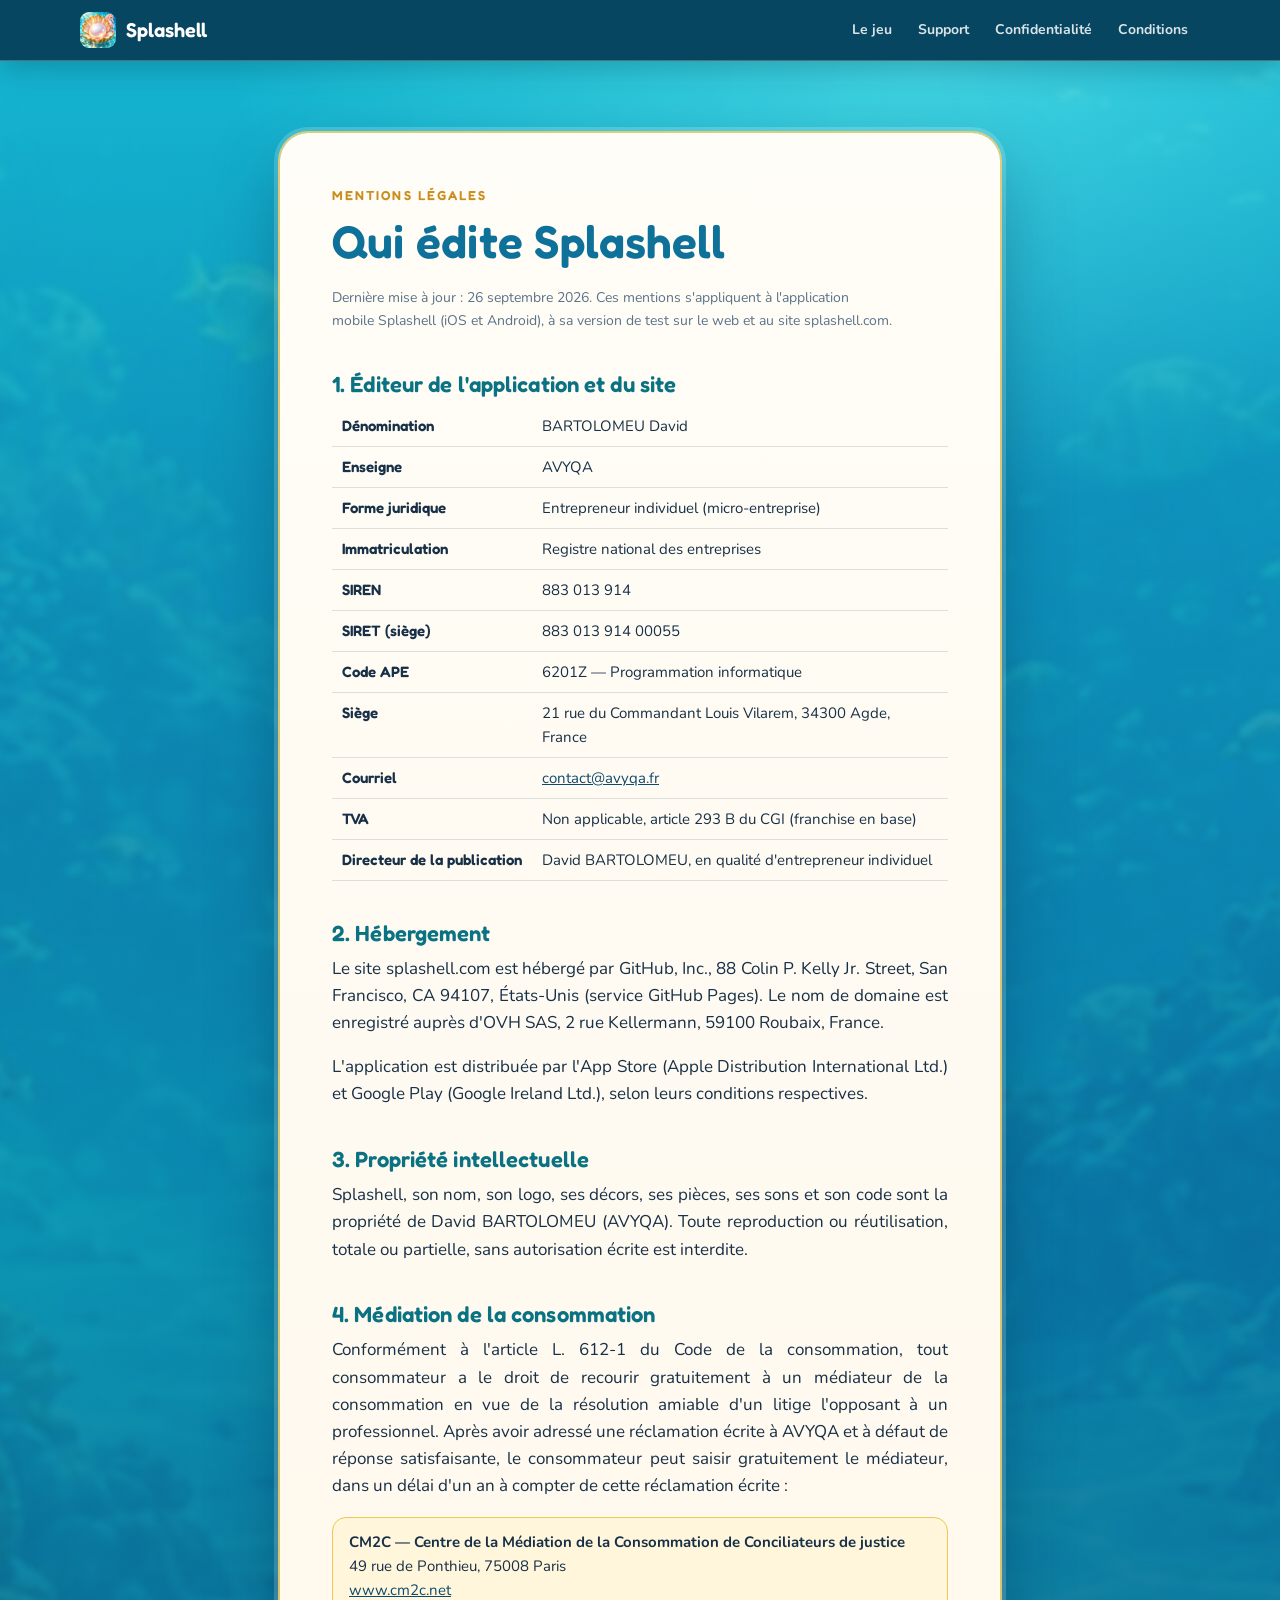
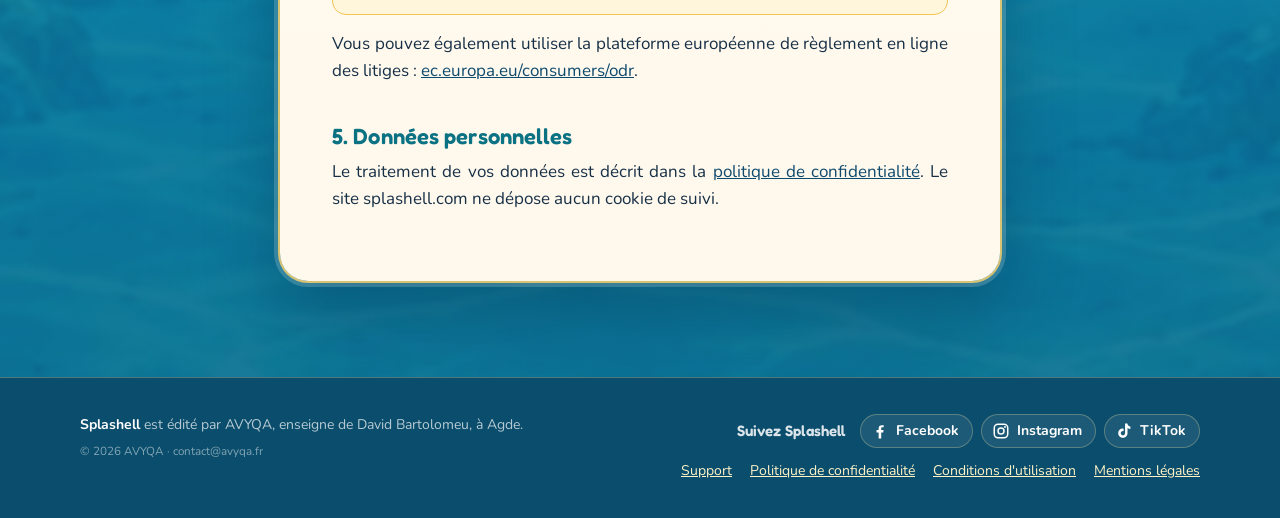
<file: mentions-legales.html>
<!doctype html>
<html lang="fr">
<head>
<meta charset="utf-8">
<meta name="viewport" content="width=device-width,initial-scale=1">
<title>Splashell — Mentions légales</title>
<meta name="description" content="Mentions légales du jeu Splashell et du site splashell.com : éditeur AVYQA, hébergement, médiation de la consommation.">
<link rel="canonical" href="https://splashell.com/mentions-legales.html">
<link rel="icon" href="assets/icon-32.png" sizes="32x32">
<link rel="preconnect" href="https://fonts.gstatic.com" crossorigin>
<link rel="stylesheet" href="https://fonts.googleapis.com/css2?family=Fredoka:wght@500;600;700&family=Nunito:wght@600;700;800&display=swap">
<link rel="stylesheet" href="style.css?v=20261003c">
<link rel="stylesheet" href="pages.css?v=20261009">
</head>
<body class="page">
<header class="top">
  <div class="wrap">
    <a class="brand" href="index.html"><img src="assets/icon-192.png" alt="" width="40" height="40">Splashell</a>
    <nav><a href="index.html">Le jeu</a><a href="support.html">Support</a><a href="confidentialite.html">Confidentialité</a><a href="cgu.html">Conditions</a></nav>
  </div>
</header>

<section class="legal">
  <div class="narrow">
    <p class="eyebrow">Mentions légales</p>
    <h1>Qui édite Splashell</h1>
    <p class="updated">Dernière mise à jour : 26 septembre 2026. Ces mentions s'appliquent à l'application mobile Splashell (iOS et Android), à sa version de test sur le web et au site splashell.com.</p>

    <h2>1. Éditeur de l'application et du site</h2>
    <table class="plain">
      <tbody>
        <tr><th scope="row">Dénomination</th><td>BARTOLOMEU David</td></tr>
        <tr><th scope="row">Enseigne</th><td>AVYQA</td></tr>
        <tr><th scope="row">Forme juridique</th><td>Entrepreneur individuel (micro-entreprise)</td></tr>
        <tr><th scope="row">Immatriculation</th><td>Registre national des entreprises</td></tr>
        <tr><th scope="row">SIREN</th><td>883 013 914</td></tr>
        <tr><th scope="row">SIRET (siège)</th><td>883 013 914 00055</td></tr>
        <tr><th scope="row">Code APE</th><td>6201Z — Programmation informatique</td></tr>
        <tr><th scope="row">Siège</th><td>21 rue du Commandant Louis Vilarem, 34300 Agde, France</td></tr>
        <tr><th scope="row">Courriel</th><td><a href="mailto:contact@avyqa.fr">contact@avyqa.fr</a></td></tr>
        <tr><th scope="row">TVA</th><td>Non applicable, article 293 B du CGI (franchise en base)</td></tr>
        <tr><th scope="row">Directeur de la publication</th><td>David BARTOLOMEU, en qualité d'entrepreneur individuel</td></tr>
      </tbody>
    </table>
    
    <h2>2. Hébergement</h2>
    <p>Le site splashell.com est hébergé par GitHub, Inc., 88 Colin P. Kelly Jr. Street, San Francisco, CA 94107, États-Unis (service GitHub Pages). Le nom de domaine est enregistré auprès d'OVH SAS, 2 rue Kellermann, 59100 Roubaix, France.</p>
    <p>L'application est distribuée par l'App Store (Apple Distribution International Ltd.) et Google Play (Google Ireland Ltd.), selon leurs conditions respectives.</p>

    <h2>3. Propriété intellectuelle</h2>
    <p>Splashell, son nom, son logo, ses décors, ses pièces, ses sons et son code sont la propriété de David BARTOLOMEU (AVYQA). Toute reproduction ou réutilisation, totale ou partielle, sans autorisation écrite est interdite.</p>

    <h2>4. Médiation de la consommation</h2>
    <p>Conformément à l'article L. 612-1 du Code de la consommation, tout consommateur a le droit de recourir gratuitement à un médiateur de la consommation en vue de la résolution amiable d'un litige l'opposant à un professionnel. Après avoir adressé une réclamation écrite à AVYQA et à défaut de réponse satisfaisante, le consommateur peut saisir gratuitement le médiateur, dans un délai d'un an à compter de cette réclamation écrite :</p>
    <p class="notice"><strong>CM2C — Centre de la Médiation de la Consommation de Conciliateurs de justice</strong><br>49 rue de Ponthieu, 75008 Paris<br><a href="https://www.cm2c.net" rel="noopener" target="_blank">www.cm2c.net</a></p>
    <p>Vous pouvez également utiliser la plateforme européenne de règlement en ligne des litiges : <a href="https://ec.europa.eu/consumers/odr" rel="noopener" target="_blank">ec.europa.eu/consumers/odr</a>.</p>

    <h2>5. Données personnelles</h2>
    <p>Le traitement de vos données est décrit dans la <a href="confidentialite.html">politique de confidentialité</a>. Le site splashell.com ne dépose aucun cookie de suivi.</p>
  </div>
</section>

<footer>
  <div class="wrap">
    <div><strong>Splashell</strong> est édité par AVYQA, enseigne de David Bartolomeu, à Agde.<br><small>© 2026 AVYQA · contact@avyqa.fr</small></div>
    <div class="foot-right"><div class="follow"><span class="follow-t">Suivez Splashell</span><div class="social" aria-label="Splashell sur les réseaux sociaux"><a href="https://www.facebook.com/profile.php?id=61594609360746" target="_blank" rel="noopener"><svg class="ico" xmlns="http://www.w3.org/2000/svg" viewBox="0 0 24 24" aria-hidden="true"><path d="M13.6 22v-8.1h2.7l.4-3.2h-3.1V8.7c0-.9.3-1.6 1.6-1.6h1.7V4.3c-.3 0-1.3-.1-2.5-.1-2.5 0-4.2 1.5-4.2 4.3v2.2H7.4v3.2h2.8V22h3.4z"/></svg><span>Facebook</span></a><a href="https://www.instagram.com/splashell/" target="_blank" rel="noopener"><svg class="ico" xmlns="http://www.w3.org/2000/svg" viewBox="0 0 24 24" aria-hidden="true"><rect x="3" y="3" width="18" height="18" rx="5" ry="5" fill="none" stroke="currentColor" stroke-width="2"/><circle cx="12" cy="12" r="4" fill="none" stroke="currentColor" stroke-width="2"/><circle cx="17.3" cy="6.7" r="1.3"/></svg><span>Instagram</span></a><a href="https://www.tiktok.com/@splashell" target="_blank" rel="noopener"><svg class="ico" xmlns="http://www.w3.org/2000/svg" viewBox="0 0 24 24" aria-hidden="true"><path d="M16.6 2c.3 2.2 1.7 3.7 3.9 4v3.3c-1.4 0-2.7-.4-3.8-1.2v6.8c0 3.4-2.8 6.1-6.2 6.1S4.3 18.3 4.3 14.9s2.8-6.1 6.2-6.1c.3 0 .6 0 .9.1v3.4c-.3-.1-.6-.2-.9-.2-1.6 0-2.8 1.3-2.8 2.8s1.3 2.8 2.8 2.8 2.9-1.2 2.9-2.8V2h3.2z"/></svg><span>TikTok</span></a></div></div><nav><a href="support.html">Support</a><a href="confidentialite.html">Politique de confidentialité</a><a href="cgu.html">Conditions d'utilisation</a><a href="mentions-legales.html">Mentions légales</a></nav></div>
  </div>
</footer>
</body>
</html>
</file>
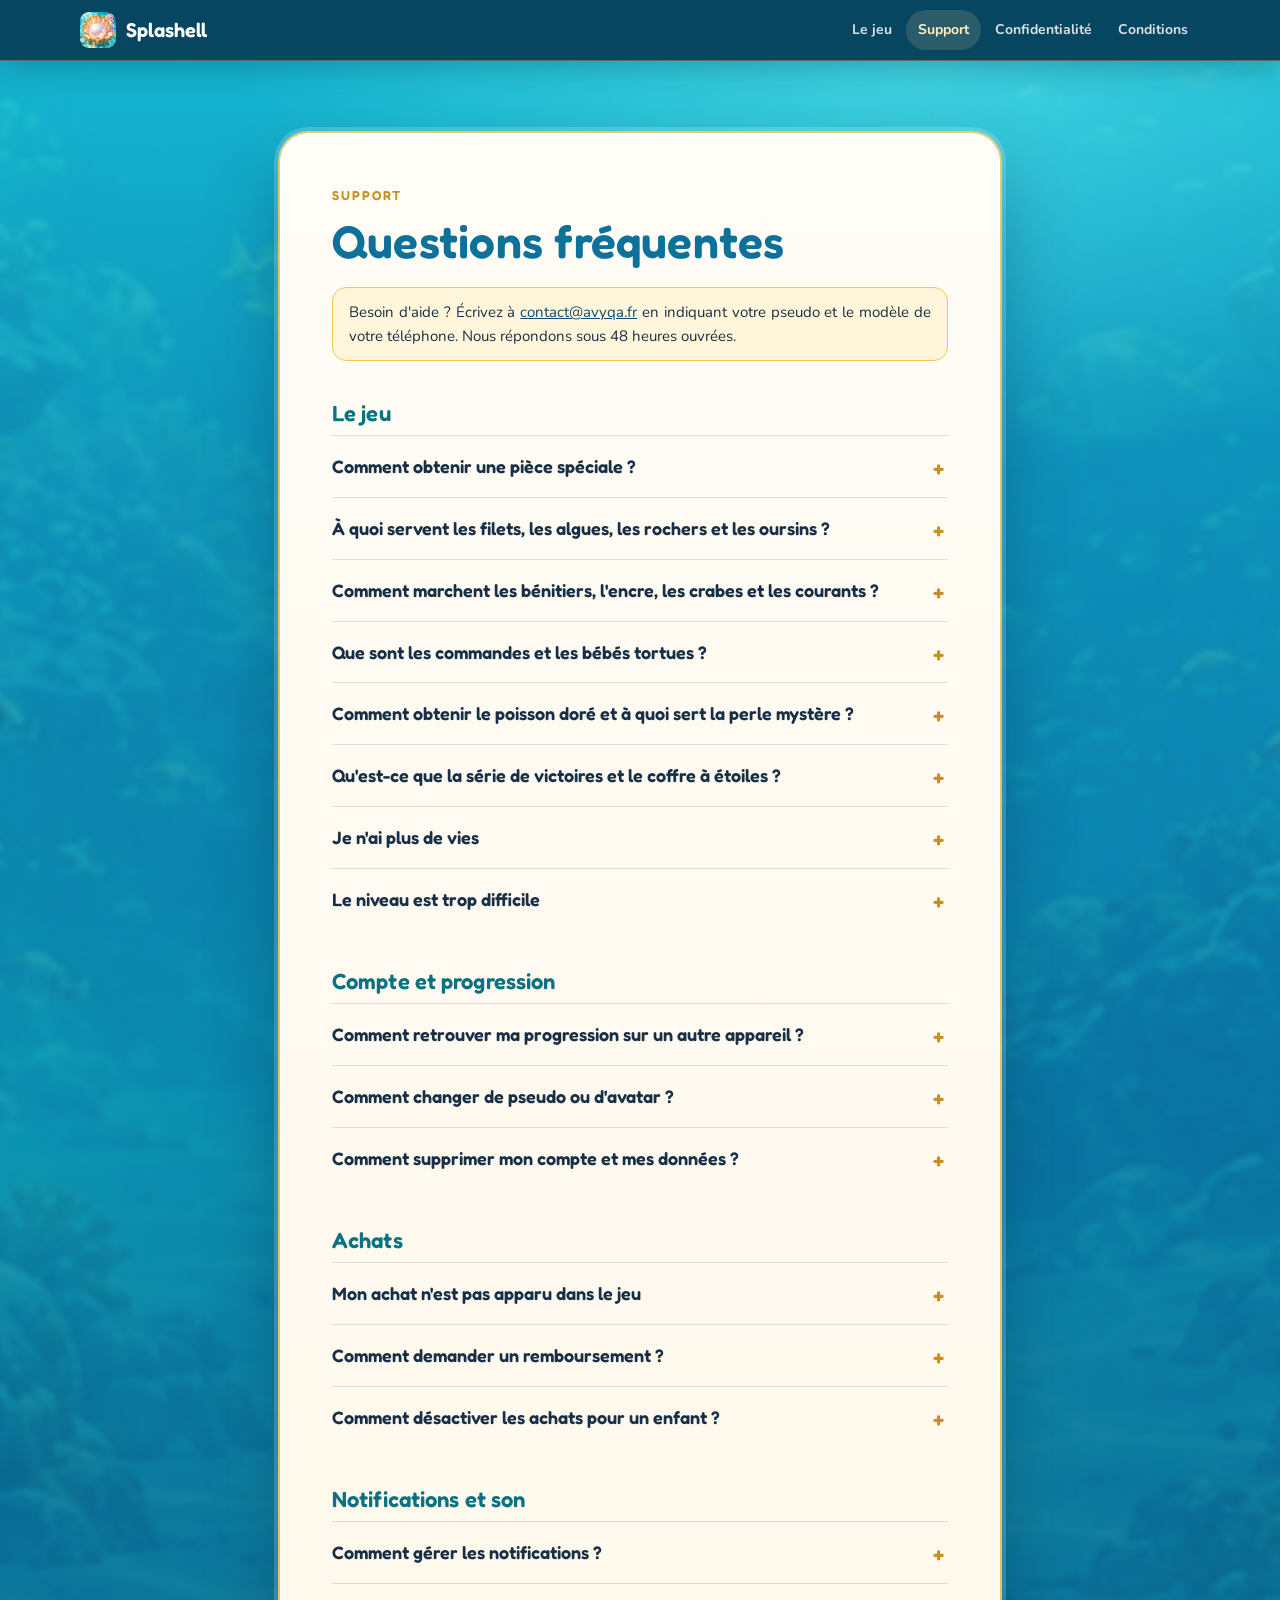
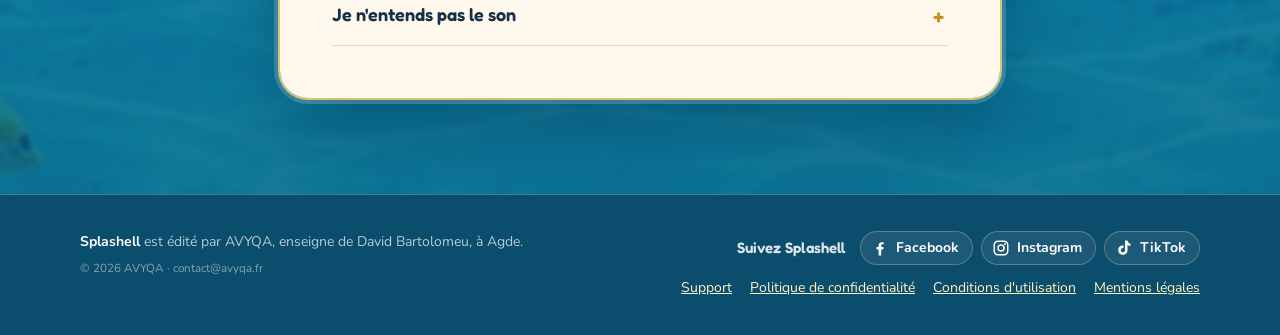
<file: support.html>
<!doctype html>
<html lang="fr">
<head>
<meta charset="utf-8">
<meta name="viewport" content="width=device-width,initial-scale=1">
<title>Splashell — Support</title>
<meta name="description" content="Aide et questions fréquentes sur Splashell : vies, lingots, achats, compte, suppression des données.">
<link rel="canonical" href="https://splashell.com/support.html">
<link rel="icon" href="assets/icon-32.png" sizes="32x32">
<link rel="preconnect" href="https://fonts.gstatic.com" crossorigin>
<link rel="stylesheet" href="https://fonts.googleapis.com/css2?family=Fredoka:wght@500;600;700&family=Nunito:wght@600;700;800&display=swap">
<link rel="stylesheet" href="style.css?v=20261003c">
<link rel="stylesheet" href="pages.css?v=20261009">
</head>
<body class="page">
<header class="top">
  <div class="wrap">
    <a class="brand" href="index.html"><img src="assets/icon-192.png" alt="" width="40" height="40">Splashell</a>
    <nav><a href="index.html">Le jeu</a><a href="support.html" aria-current="page">Support</a><a href="confidentialite.html">Confidentialité</a><a href="cgu.html">Conditions</a></nav>
  </div>
</header>

<section class="legal faq">
  <div class="narrow">
    <p class="eyebrow">Support</p>
    <h1>Questions fréquentes</h1>
    <p class="notice">Besoin d'aide ? Écrivez à <a href="mailto:contact@avyqa.fr">contact@avyqa.fr</a> en indiquant votre pseudo et le modèle de votre téléphone. Nous répondons sous 48 heures ouvrées.</p>

    <h2>Le jeu</h2>
    <details><summary>Comment obtenir une pièce spéciale ?</summary><p>Quatre pièces alignées donnent une pièce rayée qui efface une ligne ou une colonne. Un alignement en T ou en L donne une pièce enchâssée qui explose deux fois. Cinq pièces alignées donnent une prisme qui efface toutes les pièces d'une couleur. Échangez deux pièces spéciales entre elles pour une combinaison encore plus puissante.</p></details>
    <details><summary>À quoi servent les filets, les algues, les rochers et les oursins ?</summary><p>Un filet retient une pièce : alignez-la pour la libérer. Les rochers se brisent par un alignement voisin. Les algues s'étendent à chaque coup où vous n'en cassez aucune. Un oursin porte un compte à rebours : alignez-le avant zéro, sinon le niveau est perdu.</p></details>
    <details><summary>Comment marchent les bénitiers, l'encre, les crabes et les courants ?</summary><p>Un bénitier géant a trois à cinq couches : chaque alignement voisin en retire une. L'encre de pieuvre cache une pièce : un alignement dessus ou à côté la dissipe. Les crabes se déplacent à chaque coup : alignez à côté d'eux pour les chasser. Les rangées à courant glissent d'une case après chaque coup.</p></details>
    <details><summary>Que sont les commandes et les bébés tortues ?</summary><p>Une commande demande de déclencher un nombre précis de pièces spéciales (rayées, enchâssées, prismes ou poissons) avant la fin des coups. Dans les niveaux « Tortues », des œufs sont cachés sous le sable : dégagez le sable au-dessus pour libérer chaque bébé tortue.</p></details>
    <details><summary>Comment obtenir le poisson doré et à quoi sert la perle mystère ?</summary><p>Alignez quatre pièces en carré : vous obtenez un poisson doré, qui file vers une case utile à l'objectif. La perle mystère apparaît au hasard : alignez-la pour découvrir sa surprise, le plus souvent un bonus.</p></details>
    <details><summary>Qu'est-ce que la série de victoires et le coffre à étoiles ?</summary><p>Chaque victoire d'affilée ajoute une pièce spéciale au départ du niveau suivant (jusqu'à trois). Une défaite remet la série à zéro. Toutes les trente étoiles gagnées, le coffre à étoiles de la carte s'ouvre : des lingots, un booster, et parfois des vies illimitées.</p></details>
    <details><summary>Je n'ai plus de vies</summary><p>Une vie revient toutes les 30 minutes, jusqu'à cinq. Vous pouvez aussi recharger vos vies avec des lingots ou attendre le compte à rebours affiché dans le jeu.</p></details>
    <details><summary>Le niveau est trop difficile</summary><p>Utilisez un booster de départ (coups supplémentaires, pièces rayées, prisme) dans la fenêtre d'avant-niveau, ou un marteau, un échange libre ou un mélange pendant la partie. Chaque plateau est différent : réessayer change la donne. Les niveaux marqués d'une tête de mort sur la carte sont très difficiles, mais rapportent dix lingots.</p></details>

    <h2>Compte et progression</h2>
    <details><summary>Comment retrouver ma progression sur un autre appareil ?</summary><p>Dans l'application, la progression est enregistrée sur le téléphone : elle ne passe pas encore d'un appareil à l'autre. Vos achats, eux, se restaurent sur le nouvel appareil (Réglages du jeu → Restaurer achats, même compte App Store ou Google Play). Dans le jeu Facebook, votre partie suit votre compte Facebook.</p></details>
    <details><summary>Comment changer de pseudo ou d'avatar ?</summary><p>Réglages → Profil.</p></details>
    <details><summary>Comment supprimer mon compte et mes données ?</summary><p>Dans l'application, vos données de jeu sont sur votre téléphone : supprimer l'application les efface. Pour toute demande, écrivez à contact@avyqa.fr. La suppression est effective sous 30 jours. Voir la <a href="confidentialite.html">politique de confidentialité</a>.</p></details>

    <h2>Achats</h2>
    <details><summary>Mon achat n'est pas apparu dans le jeu</summary><p>Vérifiez votre connexion, puis Réglages → Restaurer les achats. Si le problème persiste, envoyez-nous le reçu de l'App Store ou de Google Play.</p></details>
    <details><summary>Comment demander un remboursement ?</summary><p>Les remboursements sont gérés par Apple (reportaproblem.apple.com) ou Google Play (Historique des commandes), selon leurs conditions.</p></details>
    <details><summary>Comment désactiver les achats pour un enfant ?</summary><p>Utilisez le contrôle parental d'iOS (Temps d'écran → Achats) ou de Google Play (Authentification requise pour les achats).</p></details>

    <h2>Notifications et son</h2>
    <details><summary>Comment gérer les notifications ?</summary><p>Réglages → Notifications dans le jeu, ou les réglages de votre téléphone. Nous n'envoyons que des rappels utiles : vies rechargées, cadeau du jour, nouveau monde.</p></details>
    <details><summary>Je n'entends pas le son</summary><p>Vérifiez Réglages → Son et Musique dans le jeu. Sur iPhone, l'interrupteur latéral « silencieux » coupe aussi le son des jeux.</p></details>
  </div>
</section>

<footer>
  <div class="wrap">
    <div><strong>Splashell</strong> est édité par AVYQA, enseigne de David Bartolomeu, à Agde.<br><small>© 2026 AVYQA · contact@avyqa.fr</small></div>
    <div class="foot-right"><div class="follow"><span class="follow-t">Suivez Splashell</span><div class="social" aria-label="Splashell sur les réseaux sociaux"><a href="https://www.facebook.com/profile.php?id=61594609360746" target="_blank" rel="noopener"><svg class="ico" xmlns="http://www.w3.org/2000/svg" viewBox="0 0 24 24" aria-hidden="true"><path d="M13.6 22v-8.1h2.7l.4-3.2h-3.1V8.7c0-.9.3-1.6 1.6-1.6h1.7V4.3c-.3 0-1.3-.1-2.5-.1-2.5 0-4.2 1.5-4.2 4.3v2.2H7.4v3.2h2.8V22h3.4z"/></svg><span>Facebook</span></a><a href="https://www.instagram.com/splashell/" target="_blank" rel="noopener"><svg class="ico" xmlns="http://www.w3.org/2000/svg" viewBox="0 0 24 24" aria-hidden="true"><rect x="3" y="3" width="18" height="18" rx="5" ry="5" fill="none" stroke="currentColor" stroke-width="2"/><circle cx="12" cy="12" r="4" fill="none" stroke="currentColor" stroke-width="2"/><circle cx="17.3" cy="6.7" r="1.3"/></svg><span>Instagram</span></a><a href="https://www.tiktok.com/@splashell" target="_blank" rel="noopener"><svg class="ico" xmlns="http://www.w3.org/2000/svg" viewBox="0 0 24 24" aria-hidden="true"><path d="M16.6 2c.3 2.2 1.7 3.7 3.9 4v3.3c-1.4 0-2.7-.4-3.8-1.2v6.8c0 3.4-2.8 6.1-6.2 6.1S4.3 18.3 4.3 14.9s2.8-6.1 6.2-6.1c.3 0 .6 0 .9.1v3.4c-.3-.1-.6-.2-.9-.2-1.6 0-2.8 1.3-2.8 2.8s1.3 2.8 2.8 2.8 2.9-1.2 2.9-2.8V2h3.2z"/></svg><span>TikTok</span></a></div></div><nav><a href="support.html">Support</a><a href="confidentialite.html">Politique de confidentialité</a><a href="cgu.html">Conditions d'utilisation</a><a href="mentions-legales.html">Mentions légales</a></nav></div>
  </div>
</footer>
</body>
</html>
</file>
<file: style.css>
/* Splashell — site vitrine et pages légales. Identité du jeu : lagon, nacre, or. */
:root{
  --deep:#07213A; --deep2:#0B2F4E; --water:#0E4A6E; --lagoon:#22C3D6; --lagoon2:#7FE7F2;
  --sand:#F6E7C6; --sand2:#FBF3E1; --nacre:#FFFBF2; --ink:#173047; --muted:#5B7389; --line:rgba(23,48,71,.14);
  --gold:#F4C452; --gold2:#FFE59A; --gold3:#C98F1E; --coral:#FF5C6C;
  --display:'Fredoka','Nunito',system-ui,sans-serif; --body:'Nunito',system-ui,-apple-system,sans-serif;
  --gutter:clamp(16px,4vw,40px);
  --lagoon-deep:#0A7C8C; --lagoon-mid:#0FA3B1; --lagoon-dark:#086472; --title:#0A7282;
}
*{box-sizing:border-box}
html{scroll-behavior:smooth;-webkit-text-size-adjust:100%}
body{margin:0;font-family:var(--body);font-size:17px;line-height:1.6;color:var(--ink);background:var(--nacre)}
a{color:var(--water)}
img{max-width:100%;height:auto;display:block}
h1,h2,h3{color:var(--title);font-family:var(--display);letter-spacing:.005em;line-height:1.1;text-wrap:balance;margin:0 0 .45em;font-weight:600}
h2{font-size:clamp(28px,4.2vw,44px)}
h3{font-size:22px}
p{margin:0 0 1em}
/* Texte courant justifié (demande David), césure française pour éviter les rivières sur mobile */
p,dd,.notice,.faq details p{text-align:justify;text-justify:inter-word;hyphens:auto;-webkit-hyphens:auto}
.eyebrow,.links,.hero-note,.updated,.sec-head .sub,.cta p,footer div,.steps h3,.glossary dt{text-align:left;hyphens:manual}
.wrap{width:min(100% - 2*var(--gutter),1120px);margin-inline:auto}
.narrow{width:min(100% - 2*var(--gutter),720px);margin-inline:auto}
.eyebrow{font-family:var(--display);font-size:13px;letter-spacing:.16em;text-transform:uppercase;font-weight:600;color:var(--gold3);margin:0 0 10px}
.sec-head{max-width:640px;margin-bottom:36px}
.sec-head .sub{font-size:19px;color:var(--muted);margin:0}
.sec-head.light h2{color:#fff}
.sec-head.light .sub{color:rgba(255,255,255,.75)}
.sec-head.light .eyebrow{color:var(--gold)}

/* En-tête */
.top{position:sticky;top:0;z-index:5;background:rgba(255,255,255,.96);backdrop-filter:blur(10px);-webkit-backdrop-filter:blur(10px);color:var(--ink);border-bottom:1px solid var(--line);box-shadow:0 2px 14px rgba(7,33,58,.06)}
.top .wrap{display:flex;align-items:center;justify-content:space-between;gap:12px 16px;flex-wrap:wrap;padding-block:10px}
.top .brand{display:flex;align-items:center;gap:10px;color:var(--title);text-decoration:none;font-family:var(--display);font-weight:600;font-size:20px}
.top .brand img{width:36px;height:36px;border-radius:9px}
.top nav{display:flex;gap:2px;flex-wrap:wrap}
.top nav a{color:var(--water);text-decoration:none;font-weight:700;font-size:14px;padding:9px 12px;border-radius:999px;transition:background .15s,color .15s}
.top nav a:hover,.top nav a[aria-current]{background:rgba(14,74,110,.08);color:var(--title)}

/* Héros */
.hero-h1{margin:0}
.sr-only{position:absolute;width:1px;height:1px;overflow:hidden;clip:rect(0 0 0 0);white-space:nowrap}
.hero{position:relative;color:#fff;background:var(--lagoon-deep) url(assets/hero-wide.jpg) center 35%/cover no-repeat;overflow:hidden;isolation:isolate}
.hero::before{content:'';position:absolute;inset:0;background:linear-gradient(90deg,rgba(6,98,112,.72) 0%,rgba(10,124,140,.42) 50%,rgba(15,163,177,.10) 100%),linear-gradient(180deg,rgba(34,195,214,.10),rgba(8,100,114,.45));z-index:-1}
.hero .wrap{display:grid;grid-template-columns:minmax(0,1.15fr) minmax(0,.85fr);gap:40px;align-items:center;padding-block:48px 56px}
.hero-text{padding-bottom:0}
.hero .logo{width:min(100%,460px);margin-left:-3%;filter:drop-shadow(0 14px 22px rgba(0,0,0,.55))}
.hero .lead{font-size:clamp(18px,2vw,21px);font-weight:700;max-width:46ch;text-shadow:0 1px 6px rgba(0,0,0,.7);margin:8px 0 22px}
.hero-note{font-size:14px;color:rgba(255,255,255,.75);margin:14px 0 0;letter-spacing:.02em}
.badges{display:flex;gap:10px;flex-wrap:wrap}
.badge{display:inline-flex;align-items:center;gap:10px;background:#0b0f14;color:#fff;border-radius:10px;padding:7px 16px 8px 12px;min-width:160px;border:1px solid rgba(255,255,255,.28);text-decoration:none;line-height:1.1}
.badge-i{width:26px;height:26px;flex:none}
.badge-t{display:flex;flex-direction:column;justify-content:center}
.badge-l{font-size:11px;font-weight:600;opacity:.8}
.badge-b{font-family:var(--display);font-size:19px;font-weight:600}
.phone{margin:0;border-radius:36px;border:7px solid #0c1622;background:#0c1622;box-shadow:0 30px 60px rgba(0,0,0,.45),inset 0 0 0 1px rgba(255,255,255,.08);overflow:hidden;width:min(100%,300px)}
.phone img{width:100%;height:auto;border-radius:28px}
.hero-phone{justify-self:center;width:min(100%,300px);box-shadow:0 30px 60px rgba(4,60,70,.55)}

/* Comment on joue */
.how{padding-block:72px 64px;background:var(--nacre)}
.steps{list-style:none;margin:0;padding:0;display:grid;grid-template-columns:repeat(3,minmax(0,1fr));gap:36px 32px}
.steps li{display:grid;grid-template-rows:auto auto 1fr;gap:6px}
.steps .phone{width:min(100%,260px);margin:0 0 22px;box-shadow:0 18px 40px rgba(7,33,58,.22)}
.steps h3{display:flex;align-items:center;gap:12px;margin-bottom:6px}
.steps h3 span{display:inline-grid;place-items:center;width:32px;height:32px;border-radius:50%;background:var(--gold);color:#3A2600;font-size:16px;font-weight:700;flex:none;box-shadow:0 2px 0 var(--gold3)}
.steps p{color:var(--muted);margin:0;max-width:38ch}

/* Nouveautés v35 */
.new-pill{display:inline-flex;align-items:center;gap:10px;margin:6px 0 4px;padding:6px 14px 6px 6px;border-radius:999px;background:rgba(255,255,255,.92);color:var(--title);font-family:var(--display);font-weight:600;font-size:15px;box-shadow:0 6px 16px rgba(0,0,0,.25)}
.new-pill{text-align:left;hyphens:manual;-webkit-hyphens:manual;line-height:1.25}
.new-pill span{white-space:nowrap;flex:none;background:var(--coral);color:#fff;border-radius:999px;padding:3px 10px;font-size:12px;letter-spacing:.08em;text-transform:uppercase}
.news{padding-block:72px 64px;background:var(--sand2)}
.news-shots{display:grid;grid-template-columns:repeat(3,minmax(0,1fr));gap:28px;margin-bottom:44px}
.news-shots figure{margin:0;display:grid;justify-items:center;gap:14px}
.news-shots .phone{width:min(100%,250px);box-shadow:0 18px 40px rgba(7,33,58,.22)}
.news-shots figcaption{font-family:var(--display);font-weight:600;font-size:17px;color:var(--title);text-align:center;max-width:26ch}
.news-list{list-style:none;margin:0 0 36px;padding:0;display:grid;grid-template-columns:repeat(2,minmax(0,1fr));gap:0 48px}
.news-list li{display:grid;grid-template-columns:52px 1fr;gap:14px;align-items:start;padding:16px 0;border-top:1px solid var(--line)}
.news-list img,.news-list .ni{width:48px;height:48px;object-fit:contain;filter:drop-shadow(0 3px 4px rgba(0,0,0,.2))}
.news-list .ni-txt{display:grid;place-items:center;border-radius:14px;background:var(--lagoon-mid);color:#fff;font-size:24px;font-weight:700;filter:none;box-shadow:0 3px 0 var(--lagoon-dark)}
.news-list h3{font-size:19px;margin:2px 0 4px}
.news-list p{margin:0;color:var(--muted);font-size:16px}
.news-extras{display:grid;grid-template-columns:repeat(3,minmax(0,1fr));gap:20px}
.news-extras p{margin:0;background:#fff;border:1px solid var(--line);border-radius:16px;padding:16px 18px;font-size:16px;color:var(--muted);text-align:left;hyphens:manual}
.news-extras strong{display:block;font-family:var(--display);font-weight:600;font-size:18px;color:var(--title);margin-bottom:4px}

/* Mondes */
.worlds{padding-block:72px 64px;background:linear-gradient(180deg,var(--lagoon-deep),var(--lagoon-dark))}
.world-strip{list-style:none;margin:0;padding:0 var(--gutter) 12px;display:flex;gap:16px;overflow-x:auto;scroll-snap-type:x mandatory;scrollbar-width:thin;scrollbar-color:rgba(255,255,255,.3) transparent}
.world-strip li{position:relative;flex:0 0 clamp(180px,22vw,240px);aspect-ratio:4/5;border-radius:18px;overflow:hidden;scroll-snap-align:start;background:var(--deep2);box-shadow:0 12px 30px rgba(0,0,0,.35);transition:transform .25s ease}
.world-strip li:hover{transform:translateY(-6px)}
.world-strip img{width:100%;height:100%;object-fit:cover}
.world-strip span{position:absolute;left:0;right:0;bottom:0;padding:34px 14px 12px;color:#fff;font-family:var(--display);font-weight:600;font-size:18px;background:linear-gradient(180deg,transparent,rgba(4,22,40,.85))}
.world-strip b{display:block;font-size:12px;letter-spacing:.14em;color:var(--gold);font-weight:600}
@media (min-width:1220px){ .world-strip{padding-inline:calc((100vw - 1120px)/2)} }

/* Glossaire pièces et obstacles */
.bestiary{padding-block:72px 56px;background:var(--sand2)}
.two{display:grid;grid-template-columns:repeat(2,minmax(0,1fr));gap:48px 64px}
.two.align{align-items:center}
.glossary{margin:0;display:grid;gap:0}
.glossary > div{display:grid;grid-template-columns:auto 1fr;gap:4px 16px;padding:14px 0;border-top:1px solid var(--line);align-items:center}
.glossary > div:last-child{border-bottom:1px solid var(--line)}
.glossary dt{display:flex;align-items:center;gap:12px;font-family:var(--display);font-weight:600;font-size:18px;min-width:150px}
.glossary dt img{width:44px;height:44px;object-fit:contain;filter:drop-shadow(0 3px 4px rgba(0,0,0,.2))}
.glossary dd{margin:0;color:var(--muted);font-size:16px}
.gl-ico{display:grid;place-items:center;width:44px;height:44px;border-radius:50%;background:#3B2A4A;color:#FFD9A0;font-size:22px;box-shadow:0 3px 4px rgba(0,0,0,.2),inset 0 0 0 3px #7A4E9A}

/* Compte */
.account{padding-block:72px;background:#fff}
.account .phone{justify-self:center;width:min(100%,280px);box-shadow:0 24px 50px rgba(7,33,58,.25)}
.account p{max-width:52ch}
.links{display:flex;gap:18px;flex-wrap:wrap;margin-top:6px}
.links a{font-weight:800;text-decoration:none;border-bottom:2px solid var(--gold);padding-bottom:2px}
.links a:hover{border-color:var(--water)}

/* Bandeau final */
.cta{background:#fff;color:var(--ink);padding-block:48px;border-top:1px solid var(--line)}
.cta .wrap{display:flex;justify-content:space-between;align-items:center;gap:24px;flex-wrap:wrap}
.cta h2{font-size:clamp(24px,3vw,32px);margin-bottom:.2em}
.cta p{margin:0;color:var(--muted);max-width:52ch}
.cta-btns{display:flex;gap:12px;flex-wrap:wrap}
.btn-gold{display:inline-block;background:linear-gradient(180deg,var(--gold2),var(--gold) 55%,#E4AE35);color:#3A2600;font-family:var(--display);font-weight:600;font-size:18px;padding:13px 28px;border-radius:14px;text-decoration:none;box-shadow:0 4px 0 var(--gold3),0 10px 20px rgba(0,0,0,.3);transition:transform .12s;white-space:nowrap}
.btn-gold:hover{transform:translateY(-1px)}
.btn-gold:active{transform:translateY(2px);box-shadow:0 2px 0 var(--gold3)}

/* Pages légales et support */
.legal{background:#fff;padding-block:56px 72px}
.legal h1{font-size:clamp(32px,5vw,46px)}
.legal h2{font-size:22px;margin-top:1.8em}
.legal h3{font-size:19px;margin-top:1.3em}
.legal p,.legal dd,.legal li{max-width:70ch}
.legal table{border-collapse:collapse;width:100%;font-size:15px;margin:8px 0 20px;display:block;overflow-x:auto;-webkit-overflow-scrolling:touch}
.legal table tbody,.legal table thead{min-width:640px;display:table;width:100%}
.legal th,.legal td{text-align:left;padding:8px 10px;border-bottom:1px solid var(--line);vertical-align:top}
.legal th{font-family:var(--display);font-weight:600;color:var(--muted);font-size:13px;letter-spacing:.06em;text-transform:uppercase}
.legal table th[scope=row]{white-space:nowrap;width:1%;text-transform:none;letter-spacing:0;font-size:15px;color:var(--ink)}
.legal table.plain,.legal table.plain tbody{display:table;min-width:0}
.faq details{border-top:1px solid var(--line);padding:6px 0}
.faq details:last-of-type{border-bottom:1px solid var(--line)}
.faq summary{font-family:var(--display);font-weight:600;font-size:18px;cursor:pointer;padding:10px 0;list-style:none;position:relative;padding-right:32px}
.faq summary::-webkit-details-marker{display:none}
.faq summary::after{content:'+';position:absolute;right:4px;top:8px;font-size:22px;color:var(--gold3);font-weight:600}
.faq details[open] summary::after{content:'–'}
.faq details p{color:var(--muted);margin:0 0 12px}
.notice{background:var(--sand2);border:1px solid var(--gold);border-radius:14px;padding:12px 16px;font-size:15px}
.updated{color:var(--muted);font-size:14px}

/* Pied */
footer{background:#fff;color:var(--muted);padding-block:36px;font-size:14px;border-top:1px solid var(--line)}
footer .wrap{display:flex;justify-content:space-between;gap:16px 32px;flex-wrap:wrap;align-items:flex-start}
footer strong{color:var(--title)}
footer small{display:block;margin-top:6px;opacity:.7}
footer a{color:var(--water)}
footer nav{display:flex;gap:6px 18px;flex-wrap:wrap}

/* Apparition au défilement */
.will-reveal{transform:translateY(14px);transition:transform .7s cubic-bezier(.2,.7,.2,1)}
.revealed{transform:none}
@media (prefers-reduced-motion:reduce){ html{scroll-behavior:auto} .will-reveal{transform:none;transition:none} .world-strip li{transition:none} }

/* Petits écrans */
@media (max-width:900px){
  .steps{grid-template-columns:1fr;gap:40px}
  .steps li{grid-template-columns:minmax(0,150px) 1fr;grid-template-rows:auto 1fr;column-gap:20px}
  .steps .phone{grid-row:span 2;width:100%;margin:0}
  .two{grid-template-columns:1fr;gap:40px}
  .news-list{grid-template-columns:1fr}
  .news-extras{grid-template-columns:1fr}
}
@media (max-width:720px){
  /* Mobile (03/10/2026) : menu sur une seule ligne défilante, texte du héros aligné à gauche sans césure, blocs plus aérés */
  .top .wrap{flex-direction:column;align-items:stretch;gap:4px;padding-block:8px 6px}
  .top nav{flex-wrap:nowrap;overflow-x:auto;overflow-y:hidden;scrollbar-width:none;-webkit-overflow-scrolling:touch;min-width:0;width:calc(100% + 2*var(--gutter));max-width:none;margin-inline:calc(-1*var(--gutter));padding-inline:calc(var(--gutter) - 8px);gap:0;scroll-snap-type:x proximity;box-sizing:border-box}
  html,body{overflow-x:clip}
  @supports not (overflow:clip){html,body{overflow-x:hidden}}
  .top .wrap{max-width:100%;overflow:hidden}
  .top nav::-webkit-scrollbar{display:none}
  .top nav a{font-size:14px;padding:7px 10px;white-space:nowrap;flex:none;scroll-snap-align:start}
  .hero{background-image:url(assets/monde2.jpg);background-position:center 30%}
  .hero .wrap{grid-template-columns:1fr;gap:8px;padding-block:28px 40px}
  .hero-text{padding-bottom:0}
  .hero .logo{width:min(100%,300px);margin:0 auto}
  .new-pill{font-size:14px;margin-top:10px}
  .hero .lead{font-size:16.5px;line-height:1.5;text-align:left;hyphens:manual;-webkit-hyphens:manual;max-width:none;margin:10px 0 18px}
  .badges{gap:8px}
  .badge{flex:1 1 calc(50% - 8px);min-width:0;justify-content:center;padding:8px 10px 9px}
  .hero-note{font-size:13px;margin-top:12px}
  .hero-follow{margin-top:14px}
  .hero .follow-t{width:100%}
  .social-hero a{padding:8px 14px 8px 11px;font-size:14px}
  .hero-phone{width:min(68%,230px);margin:26px auto 0}
  .how,.worlds,.bestiary,.account,.news{padding-block:56px 48px}
  .news-shots{grid-template-columns:none;grid-auto-flow:column;grid-auto-columns:min(70%,230px);overflow-x:auto;scroll-snap-type:x mandatory;padding-bottom:10px;justify-content:start}
  .news-shots figure{scroll-snap-align:start}
  .steps li{grid-template-columns:minmax(0,120px) 1fr;column-gap:16px}
  .account .phone{width:min(70%,240px)}
  .cta .wrap{flex-direction:column;align-items:flex-start}
}

/* Réseaux sociaux (03/10/2026) : pied de page de toutes les pages + bloc d'appel à l'action de l'accueil */
.foot-right{display:flex;flex-direction:column;gap:12px;align-items:flex-end}
.follow{display:flex;align-items:center;gap:10px 14px;flex-wrap:wrap}
.follow-t{font-family:var(--display);font-weight:600;color:var(--title);font-size:15px}
.social{display:flex;gap:8px;flex-wrap:wrap}
.social a{display:inline-flex;align-items:center;gap:7px;padding:7px 13px 7px 10px;border:1px solid var(--line);border-radius:999px;background:#fff;color:var(--title);text-decoration:none;font-weight:700;font-size:14px;line-height:1;transition:background .15s,border-color .15s,transform .15s}
.social a:hover{background:var(--sand2);border-color:var(--gold3);transform:translateY(-1px)}
.social .ico{width:18px;height:18px;fill:currentColor;flex:none}
.hero-follow{margin-top:18px;gap:8px 12px}
.hero .follow-t{color:rgba(255,255,255,.85);text-shadow:0 1px 6px rgba(0,0,0,.6)}
.social-hero a{background:rgba(7,33,58,.42);border-color:rgba(255,255,255,.45);color:#fff;backdrop-filter:blur(4px);-webkit-backdrop-filter:blur(4px)}
.social-hero a:hover{background:rgba(255,255,255,.18);border-color:#fff}
@media (max-width:720px){.foot-right{align-items:flex-start}}
</file>
<file: pages.css>
/* Splashell — pages secondaires (support, confidentialité, conditions, mentions légales, 404) aux tons lagon,
   assorties à l'accueil 2.0. Chargée après style.css ; le texte reste sur une carte nacrée pour la lecture. */
.page{
  --lagon-a:#1FB5C9; --lagon-b:#1592B1; --lagon-c:#0E719A; --lagon-d:#0D6385; --lagon-e:#0A4D6C;
  --or1:#FFF3C7; --or2:#F6CF6A; --or4:#9E6A12;
  --or-grad:linear-gradient(160deg,#FFF6D2 0%,#E9B44C 22%,#FFF0B8 44%,#C88A26 63%,#FFE9A8 82%,#B97A1C 100%);
  --trait:rgba(255,231,163,.28);
  background:var(--lagon-d);
}

/* En-tête : verre lagon */
.page .top{background:rgba(7,62,88,.78);border-bottom:1px solid var(--trait);box-shadow:0 8px 30px rgba(0,30,50,.25)}
.page .top .brand{color:#fff}
.page .top nav a{color:rgba(255,255,255,.85)}
.page .top nav a:hover,.page .top nav a[aria-current]{background:rgba(255,231,163,.14);color:var(--or1)}

/* Fond du contenu : dégradé lagon et décor sous-marin, comme le haut de l'accueil */
.page main,.page > section.legal{position:relative;isolation:isolate}
.page .legal{padding-block:clamp(36px,6vw,72px) clamp(56px,8vw,96px);overflow:hidden;
  background:radial-gradient(90% 40% at 72% 0%,rgba(140,240,240,.5),transparent 60%),radial-gradient(70% 40% at 0% 60%,rgba(20,190,190,.3),transparent 60%),
    linear-gradient(180deg,var(--lagon-a) 0%,var(--lagon-b) 22%,var(--lagon-c) 60%,var(--lagon-d) 100%)}
.page .legal::before{content:'';position:absolute;inset:0;z-index:-1;background:url(assets/hero-wide.jpg) center top/cover no-repeat;opacity:.38;mix-blend-mode:soft-light;pointer-events:none}

/* Carte nacrée au liseré doré */
.page .legal .narrow{background:linear-gradient(180deg,#FFFDF7,#FFF8EC);border-radius:28px;padding:clamp(24px,4.5vw,52px);
  box-shadow:0 0 0 2px rgba(246,207,106,.85),0 0 0 6px rgba(255,255,255,.18),0 30px 70px rgba(0,40,70,.35)}
.page .legal .eyebrow{color:#C98F1E}
.page .legal h1{color:var(--lagon-c)}
.page .legal h2{color:#0A7282}
.page .notice{background:#FFF6DC}

/* Pied de page lagon */
.page footer{background:var(--lagon-e);color:rgba(255,255,255,.7);border-top:1px solid var(--trait)}
.page footer strong{color:#fff}
.page footer a{color:var(--or1)}
.page footer .follow-t{color:rgba(255,255,255,.85)}
.page footer .social a{background:rgba(255,255,255,.08);border-color:var(--trait);color:#fff}
.page footer .social a:hover{background:rgba(246,207,106,.16);border-color:var(--or2)}

/* Page introuvable */
.perdu{text-align:center}
.perdu .logo{width:min(100%,340px);margin:0 auto 6px}
.perdu h1{margin-bottom:.3em}
.perdu p{text-align:center;hyphens:manual;max-width:46ch;margin-inline:auto}
.perdu .actions{display:flex;flex-wrap:wrap;gap:12px;justify-content:center;margin-top:22px}

@media (max-width:720px){
  .page .legal .narrow{width:calc(100% - 24px);border-radius:22px}
}
</file>
